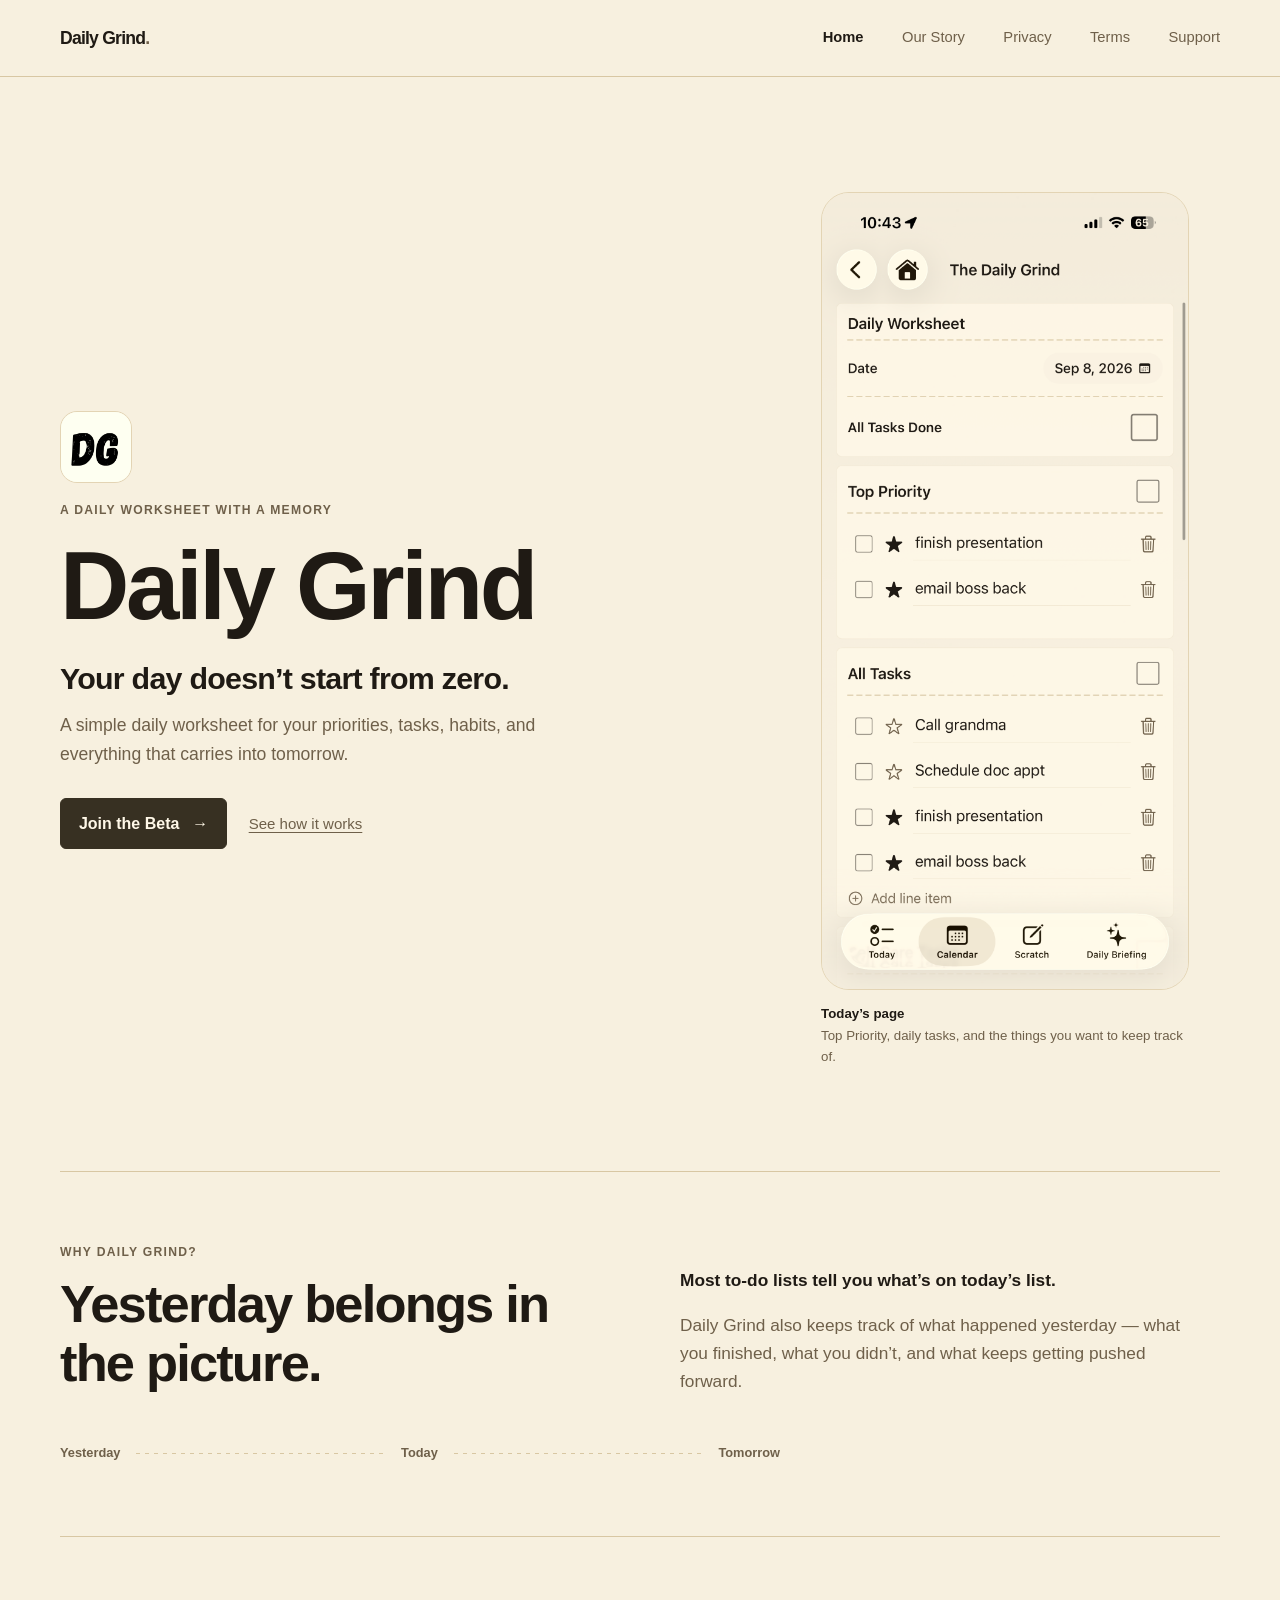
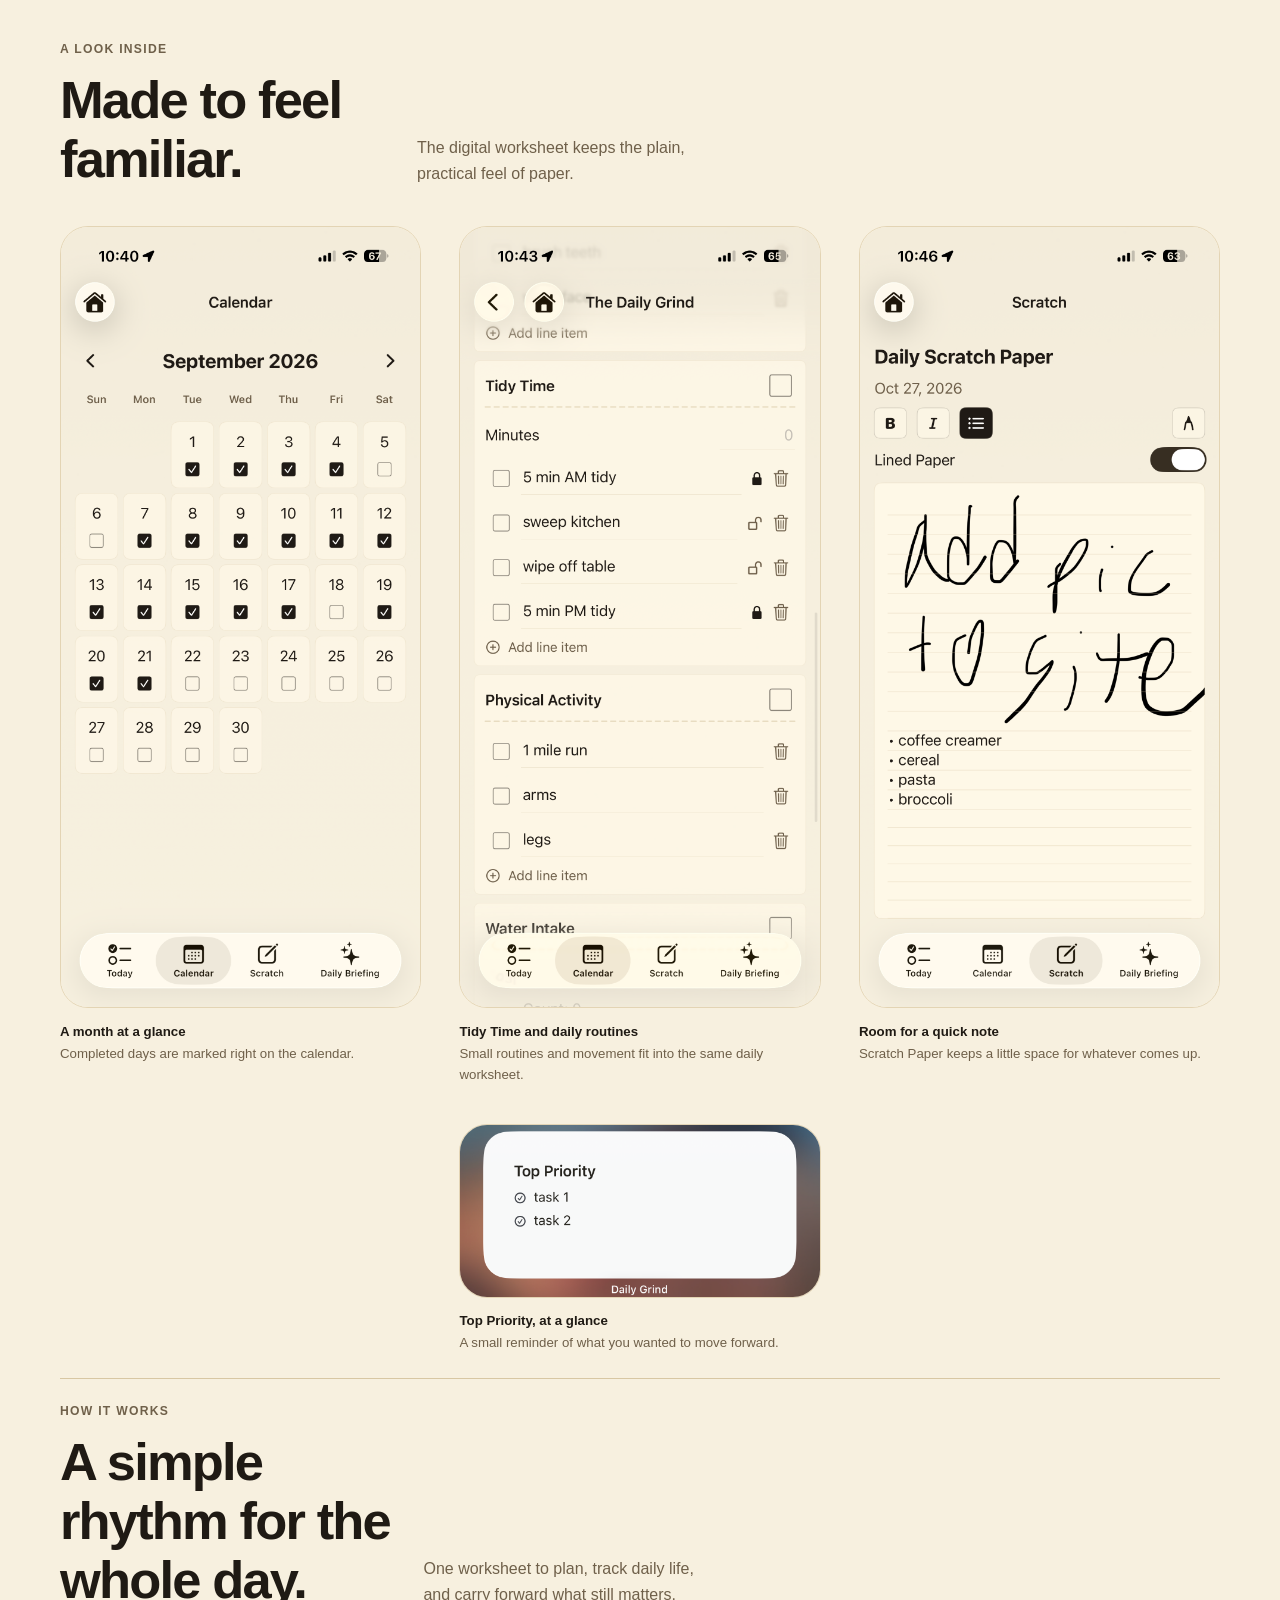
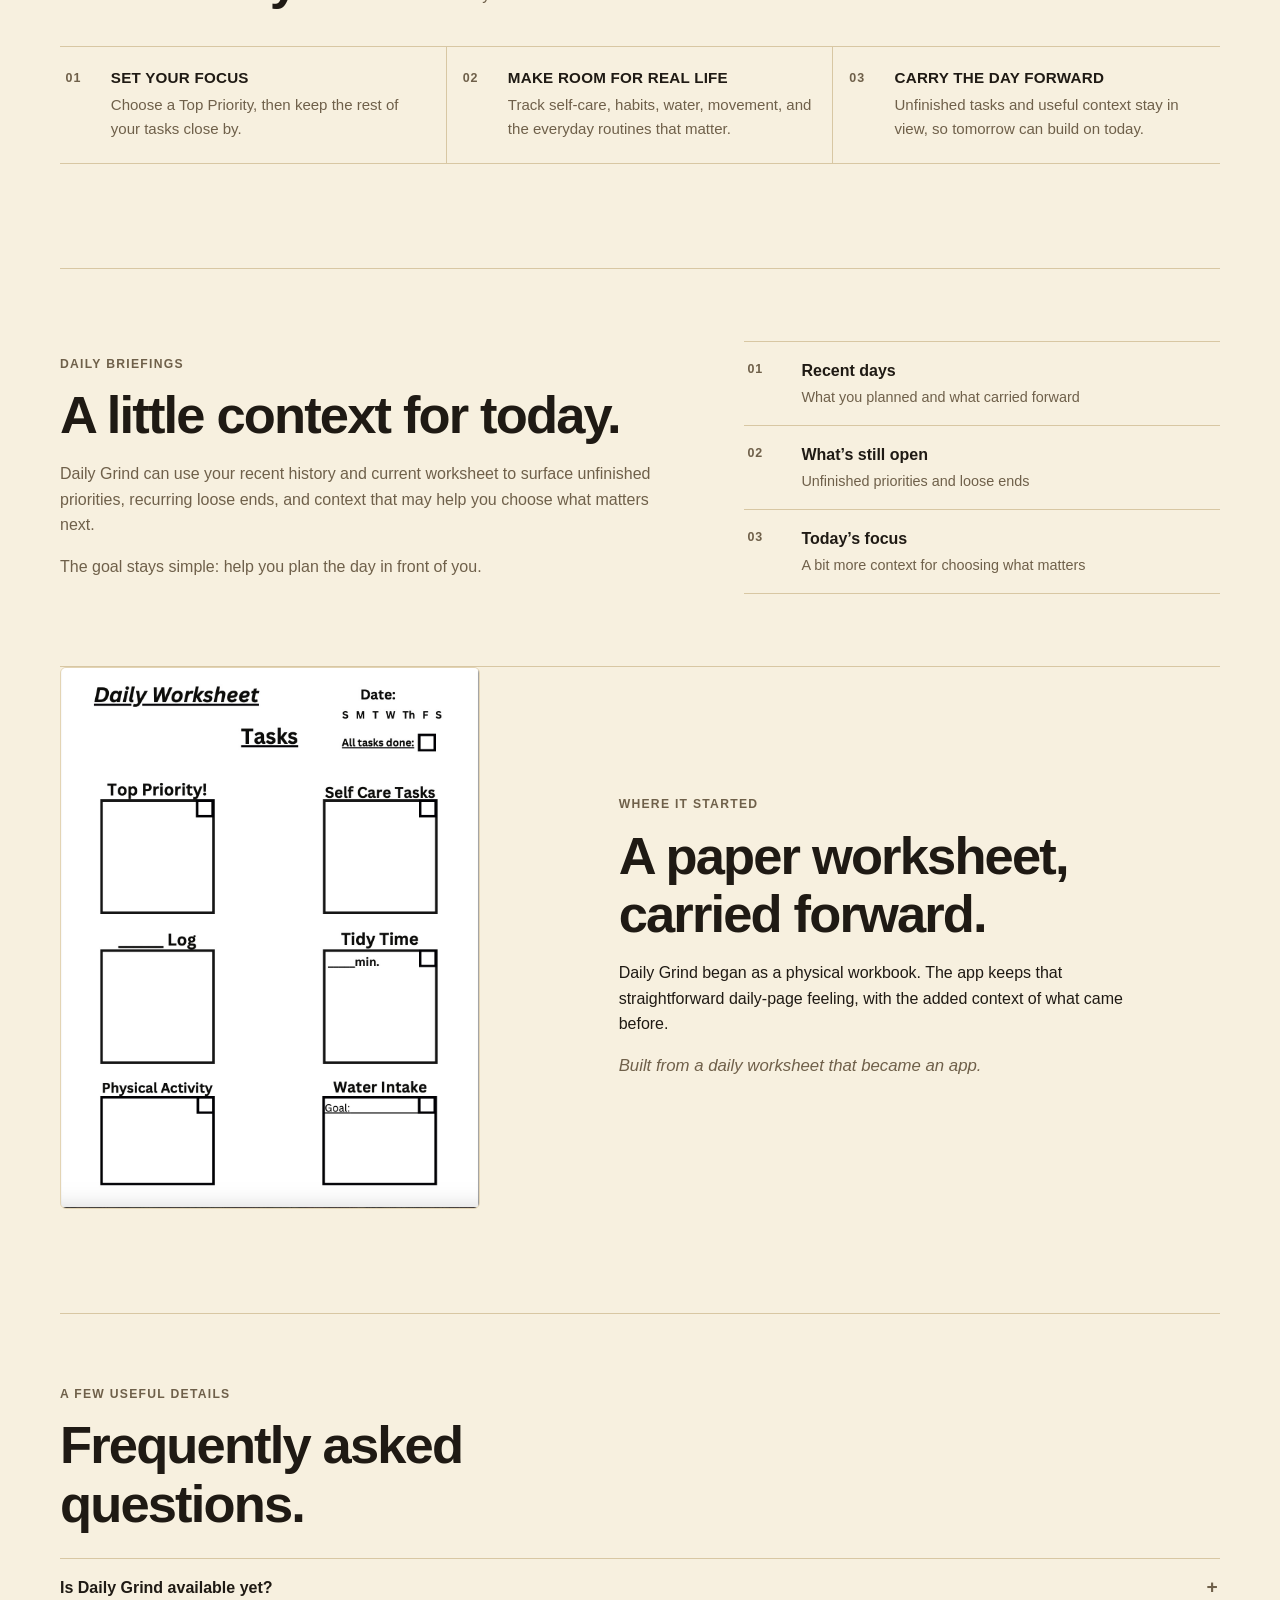
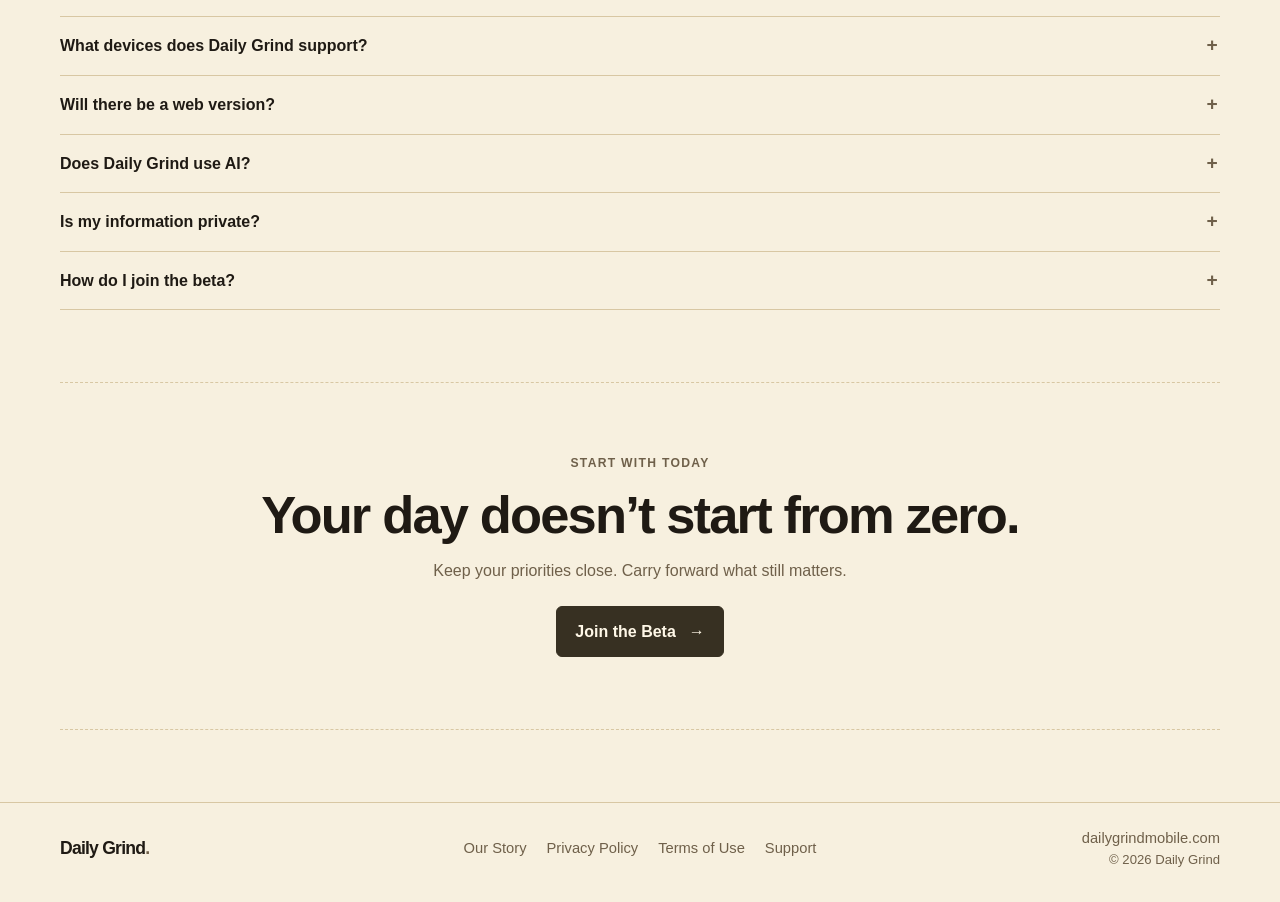
<file: index.html>
<!doctype html>
<html lang="en">
<head>
  <meta charset="utf-8">
  <meta name="viewport" content="width=device-width, initial-scale=1">
  <title>Daily Grind — Your day doesn’t start from zero.</title>
  <meta name="description" content="A simple daily worksheet for priorities, tasks, habits, and everything that carries into tomorrow.">
  <meta name="theme-color" content="#F7F0DF">
  <link rel="canonical" href="https://dailygrindmobile.com/">
  <meta property="og:type" content="website">
  <meta property="og:site_name" content="Daily Grind">
  <meta property="og:title" content="Daily Grind — Your day doesn’t start from zero.">
  <meta property="og:description" content="A simple daily worksheet for priorities, tasks, habits, and everything that carries into tomorrow.">
  <meta property="og:url" content="https://dailygrindmobile.com/">
  <meta property="og:image" content="https://dailygrindmobile.com/assets/IMG_5114.png">
  <meta property="og:image:type" content="image/png">
  <meta property="og:image:width" content="1206">
  <meta property="og:image:height" content="2622">
  <meta property="og:image:alt" content="Daily Grind Today worksheet showing the Top Priority section, tasks, and Today, Calendar, Scratch, and Daily Briefing navigation">
  <meta name="twitter:card" content="summary_large_image">
  <meta name="twitter:image" content="https://dailygrindmobile.com/assets/IMG_5114.png">
  <meta name="twitter:image:alt" content="Daily Grind Today worksheet showing the Top Priority section, tasks, and Today, Calendar, Scratch, and Daily Briefing navigation">
  <link rel="icon" type="image/png" sizes="1024x1024" href="assets/daily-grind-app-icon.png">
  <link rel="apple-touch-icon" href="assets/daily-grind-app-icon.png">
  <link rel="stylesheet" href="styles.css">
</head>
<body>
  <a class="skip-link" href="#main">Skip to content</a>
  <header class="site-header">
    <div class="header-inner">
      <a class="wordmark" href="index.html" aria-label="Daily Grind home">Daily Grind<span class="wordmark-period">.</span></a>
      <nav class="desktop-nav" aria-label="Main navigation">
        <a href="index.html" aria-current="page">Home</a>
        <a href="story.html">Our Story</a>
        <a href="privacy.html">Privacy</a>
        <a href="terms.html">Terms</a>
        <a href="support.html">Support</a>
      </nav>
      <details class="mobile-menu">
        <summary aria-label="Open navigation menu">Menu</summary>
        <nav aria-label="Mobile navigation">
          <a href="index.html" aria-current="page">Home</a>
          <a href="story.html">Our Story</a>
          <a href="privacy.html">Privacy Policy</a>
          <a href="terms.html">Terms of Use</a>
          <a href="support.html">Support</a>
        </nav>
      </details>
    </div>
  </header>

  <main id="main">
    <section class="hero section-wrap" aria-labelledby="hero-title">
      <div class="hero-copy">
        <img class="hero-app-icon" src="assets/daily-grind-app-icon.png" alt="" width="72" height="72" fetchpriority="high">
        <p class="eyebrow">A daily worksheet with a memory</p>
        <h1 id="hero-title">Daily Grind</h1>
        <p class="hero-tagline">Your day doesn’t start from zero.</p>
        <p class="hero-description">A simple daily worksheet for your priorities, tasks, habits, and everything that carries into tomorrow.</p>
        <div class="hero-actions">
          <a class="button button-primary" href="mailto:support@dailygrindmobile.com?subject=Daily%20Grind%20Beta%20Request&amp;body=Hi%20Daily%20Grind%20team%2C%0D%0A%0D%0AI%27d%20like%20to%20join%20the%20Daily%20Grind%20beta.%20Please%20send%20me%20the%20next%20steps.%0D%0A%0D%0AThanks%21">Join the Beta <span aria-hidden="true">→</span></a>
          <a class="text-link" href="#why">See how it works</a>
        </div>
      </div>
      <figure class="hero-figure">
        <div class="screenshot-frame">
          <img src="assets/IMG_5114.png" alt="Daily Grind Today worksheet showing the Top Priority section, tasks, and Today, Calendar, Scratch, and Daily Briefing navigation" fetchpriority="high">
        </div>
        <figcaption><span>Today’s page</span><span>Top Priority, daily tasks, and the things you want to keep track of.</span></figcaption>
      </figure>
    </section>

    <section class="why-section section-wrap" id="why" aria-labelledby="why-title">
      <div class="section-heading">
        <p class="eyebrow">Why Daily Grind?</p>
        <h2 id="why-title">Yesterday belongs in the picture.</h2>
      </div>
      <div class="why-copy">
        <p>Most to-do lists tell you what’s on today’s list.</p>
        <p>Daily Grind also keeps track of what happened yesterday — what you finished, what you didn’t, and what keeps getting pushed forward.</p>
      </div>
      <div class="continuity-line" aria-hidden="true"><span>Yesterday</span><i></i><span>Today</span><i></i><span>Tomorrow</span></div>
    </section>

    <section class="screens-section section-wrap" aria-labelledby="screens-title">
      <div class="section-heading section-heading-row">
        <div><p class="eyebrow">A look inside</p><h2 id="screens-title">Made to feel familiar.</h2></div>
        <p class="section-intro">The digital worksheet keeps the plain, practical feel of paper.</p>
      </div>
      <div class="screenshot-gallery">
        <figure class="gallery-item">
          <div class="screenshot-frame"><img src="assets/daily-grind-calendar.png" alt="Daily Grind September 2026 calendar with completed days marked by check marks" loading="lazy"></div>
          <figcaption><span>A month at a glance</span><span>Completed days are marked right on the calendar.</span></figcaption>
        </figure>
        <figure class="gallery-item">
          <div class="screenshot-frame"><img src="assets/daily-grind-tidy-time.png" alt="Daily Grind worksheet showing Tidy Time and Physical Activity sections with daily routine items" loading="lazy"></div>
          <figcaption><span>Tidy Time and daily routines</span><span>Small routines and movement fit into the same daily worksheet.</span></figcaption>
        </figure>
        <figure class="gallery-item">
          <div class="screenshot-frame"><img src="assets/daily-grind-scratch-paper.png" alt="Daily Grind Scratch Paper screen for writing quick notes" loading="lazy"></div>
          <figcaption><span>Room for a quick note</span><span>Scratch Paper keeps a little space for whatever comes up.</span></figcaption>
        </figure>
        <figure class="gallery-item gallery-item-widget">
          <div class="screenshot-frame"><img src="assets/daily-grind-priority-widget.png" alt="Daily Grind Top Priority widget with two checked tasks" loading="lazy"></div>
          <figcaption><span>Top Priority, at a glance</span><span>A small reminder of what you wanted to move forward.</span></figcaption>
        </figure>
      </div>
    </section>

    <section class="how-section section-wrap" aria-labelledby="how-title">
      <div class="section-heading section-heading-row">
        <div><p class="eyebrow">How it works</p><h2 id="how-title">A simple rhythm for the whole day.</h2></div>
        <p class="section-intro">One worksheet to plan, track daily life, and carry forward what still matters.</p>
      </div>
      <ol class="how-steps">
        <li><span class="how-number">01</span><div><h3>Set your focus</h3><p>Choose a Top Priority, then keep the rest of your tasks close by.</p></div></li>
        <li><span class="how-number">02</span><div><h3>Make room for real life</h3><p>Track self-care, habits, water, movement, and the everyday routines that matter.</p></div></li>
        <li><span class="how-number">03</span><div><h3>Carry the day forward</h3><p>Unfinished tasks and useful context stay in view, so tomorrow can build on today.</p></div></li>
      </ol>
    </section>

    <section class="briefing-section section-wrap" aria-labelledby="briefing-title">
      <div class="briefing-copy">
        <p class="eyebrow">Daily Briefings</p>
        <h2 id="briefing-title">A little context for today.</h2>
        <p>Daily Grind can use your recent history and current worksheet to surface unfinished priorities, recurring loose ends, and context that may help you choose what matters next.</p>
        <p>The goal stays simple: help you plan the day in front of you.</p>
      </div>
      <ol class="briefing-flow" aria-label="How Daily Briefing helps">
        <li><span class="briefing-index">01</span><span><strong>Recent days</strong><small>What you planned and what carried forward</small></span></li>
        <li><span class="briefing-index">02</span><span><strong>What’s still open</strong><small>Unfinished priorities and loose ends</small></span></li>
        <li><span class="briefing-index">03</span><span><strong>Today’s focus</strong><small>A bit more context for choosing what matters</small></span></li>
      </ol>
    </section>

    <section class="workbook-section section-wrap" aria-labelledby="workbook-title">
      <figure class="workbook-image">
        <div class="paper-frame"><img src="assets/original-workbook-worksheet.jpeg" alt="Original Daily Grind physical workbook worksheet, with spaces for tasks, self-care, tidy time, activity, and water" loading="lazy"></div>
      </figure>
      <div class="workbook-copy">
        <p class="eyebrow">Where it started</p>
        <h2 id="workbook-title">A paper worksheet, carried forward.</h2>
        <p>Daily Grind began as a physical workbook. The app keeps that straightforward daily-page feeling, with the added context of what came before.</p>
        <p class="origin-line">Built from a daily worksheet that became an app.</p>
      </div>
    </section>

    <section class="faq-section section-wrap" aria-labelledby="faq-title">
      <div class="section-heading section-heading-row">
        <div><p class="eyebrow">A few useful details</p><h2 id="faq-title">Frequently asked questions.</h2></div>
      </div>
      <div class="faq-list">
        <details><summary>Is Daily Grind available yet?</summary><p>Daily Grind is currently in beta. Public availability is coming later.</p></details>
        <details><summary>What devices does Daily Grind support?</summary><p>Daily Grind is currently being developed primarily for iPhone.</p></details>
        <details><summary>Will there be a web version?</summary><p>A companion web experience for Daily Grind is planned.</p></details>
        <details><summary>Does Daily Grind use AI?</summary><p>Daily Grind can use intelligent features to understand daily context and history. The product is designed first and foremost as a simple daily planning tool.</p></details>
        <details><summary>Is my information private?</summary><p>Daily Grind is designed with privacy in mind. See the <a href="privacy.html">Privacy Policy</a> for details.</p></details>
        <details><summary>How do I join the beta?</summary><p>Use the <a href="#beta-cta">Join the Beta</a> button below to send us a note.</p></details>
      </div>
    </section>

    <section class="closing-cta section-wrap" id="beta-cta" aria-labelledby="closing-title">
      <p class="eyebrow">Start with today</p>
      <h2 id="closing-title">Your day doesn’t start from zero.</h2>
      <p>Keep your priorities close. Carry forward what still matters.</p>
      <a class="button button-primary" href="mailto:support@dailygrindmobile.com?subject=Daily%20Grind%20Beta%20Request&amp;body=Hi%20Daily%20Grind%20team%2C%0D%0A%0D%0AI%27d%20like%20to%20join%20the%20Daily%20Grind%20beta.%20Please%20send%20me%20the%20next%20steps.%0D%0A%0D%0AThanks%21">Join the Beta <span aria-hidden="true">→</span></a>
      <!-- Add a real App Store listing URL and remove hidden when the listing is live. -->
      <a class="button app-store-cta" data-app-store-cta hidden>Download on the App Store</a>
    </section>
  </main>

  <footer class="site-footer">
    <div class="footer-inner">
      <a class="wordmark" href="index.html">Daily Grind<span class="wordmark-period">.</span></a>
      <nav aria-label="Footer navigation"><a href="story.html">Our Story</a><a href="privacy.html">Privacy Policy</a><a href="terms.html">Terms of Use</a><a href="support.html">Support</a></nav>
      <!-- Add real profile URLs and remove hidden when social accounts are ready. -->
      <nav class="social-links" aria-label="Social media" hidden><a>Instagram</a><a>TikTok</a><a>YouTube</a></nav>
      <div class="footer-meta"><a href="https://dailygrindmobile.com">dailygrindmobile.com</a><span>© <span id="year">2026</span> Daily Grind</span></div>
    </div>
  </footer>
</body>
</html>
</file>
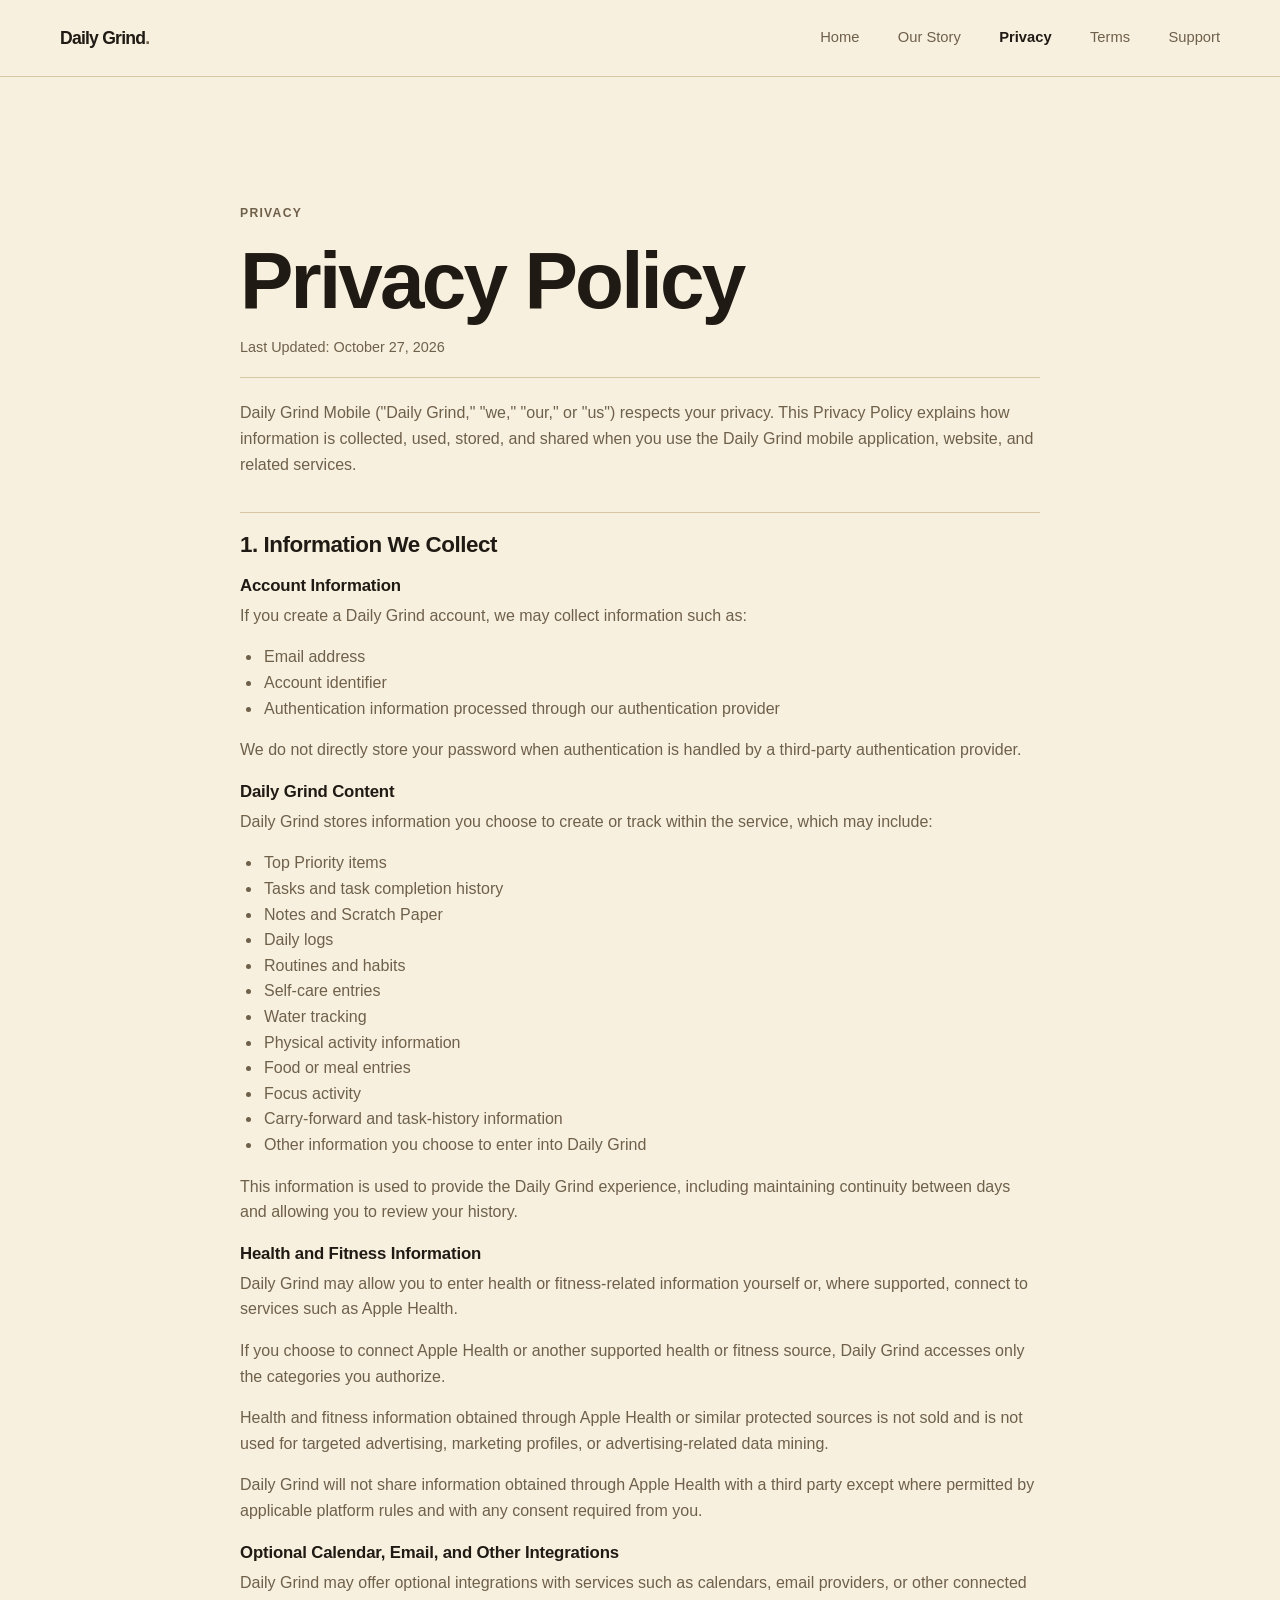
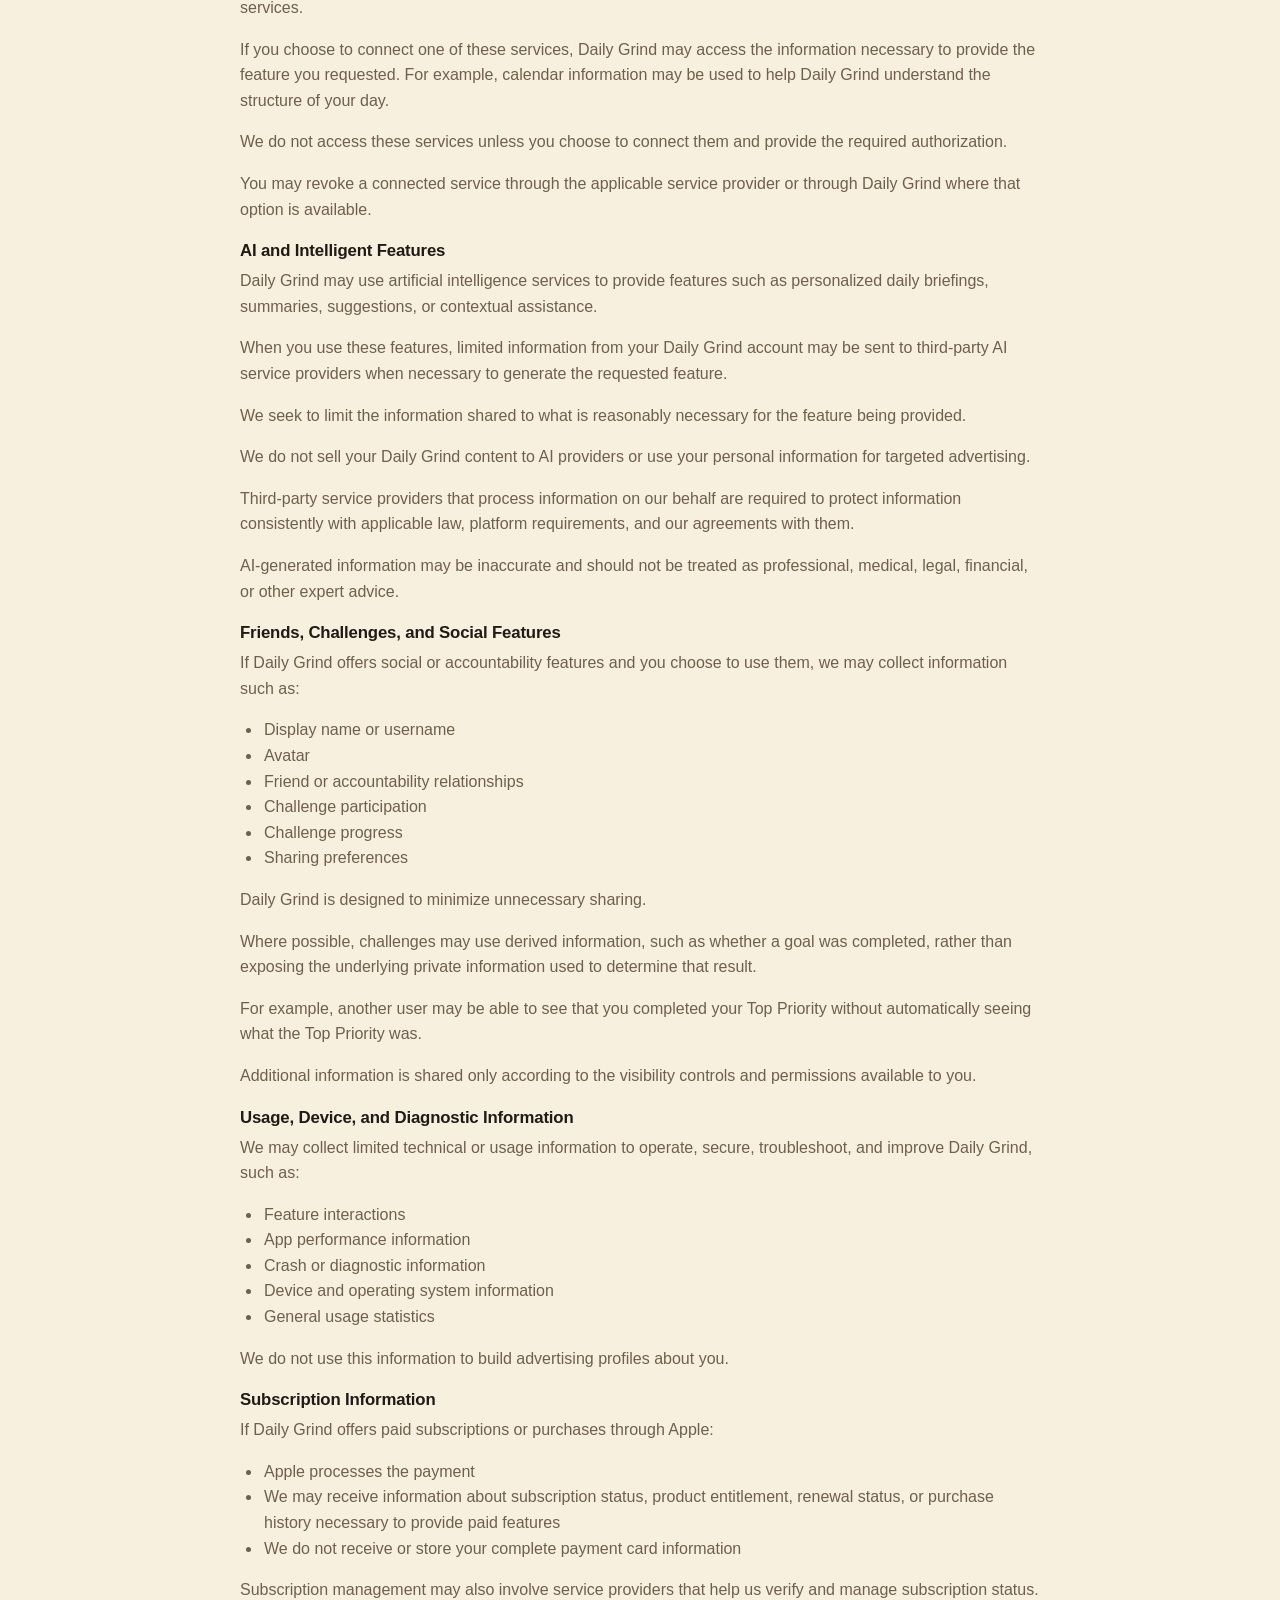
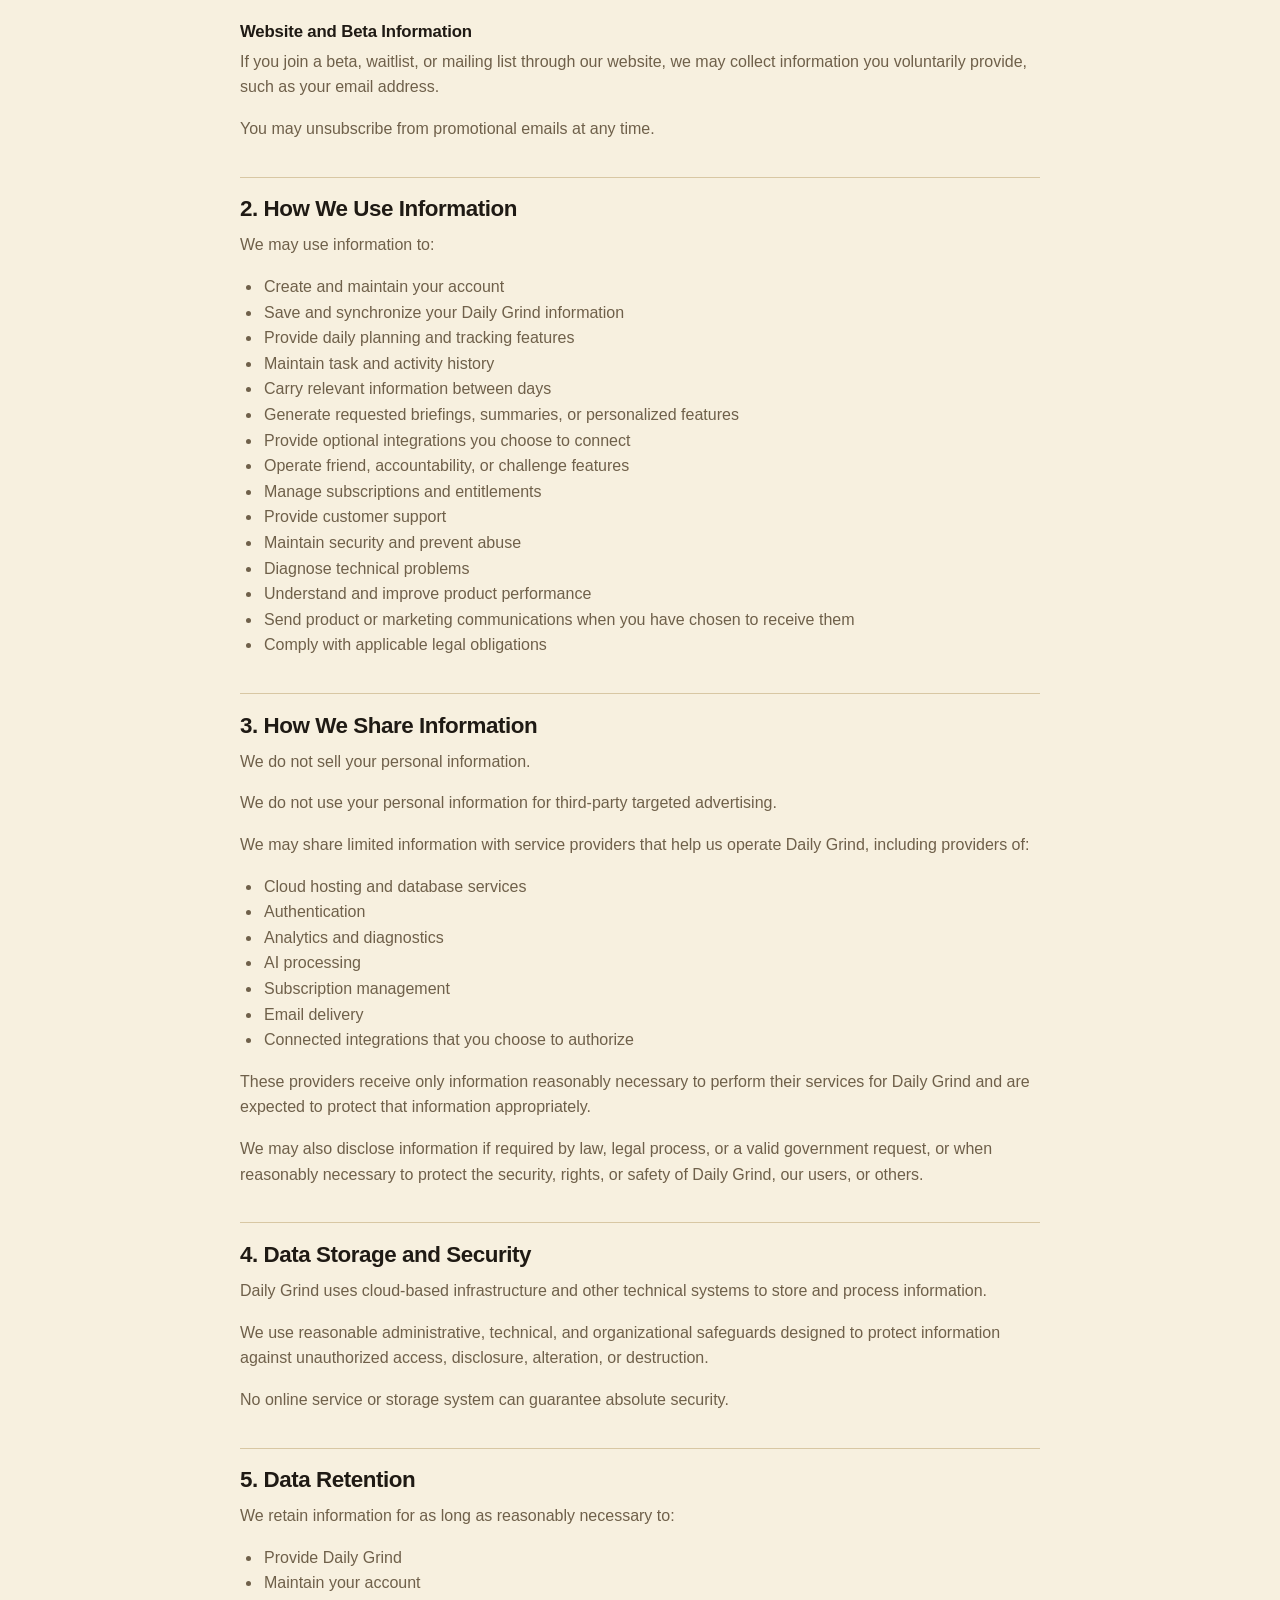
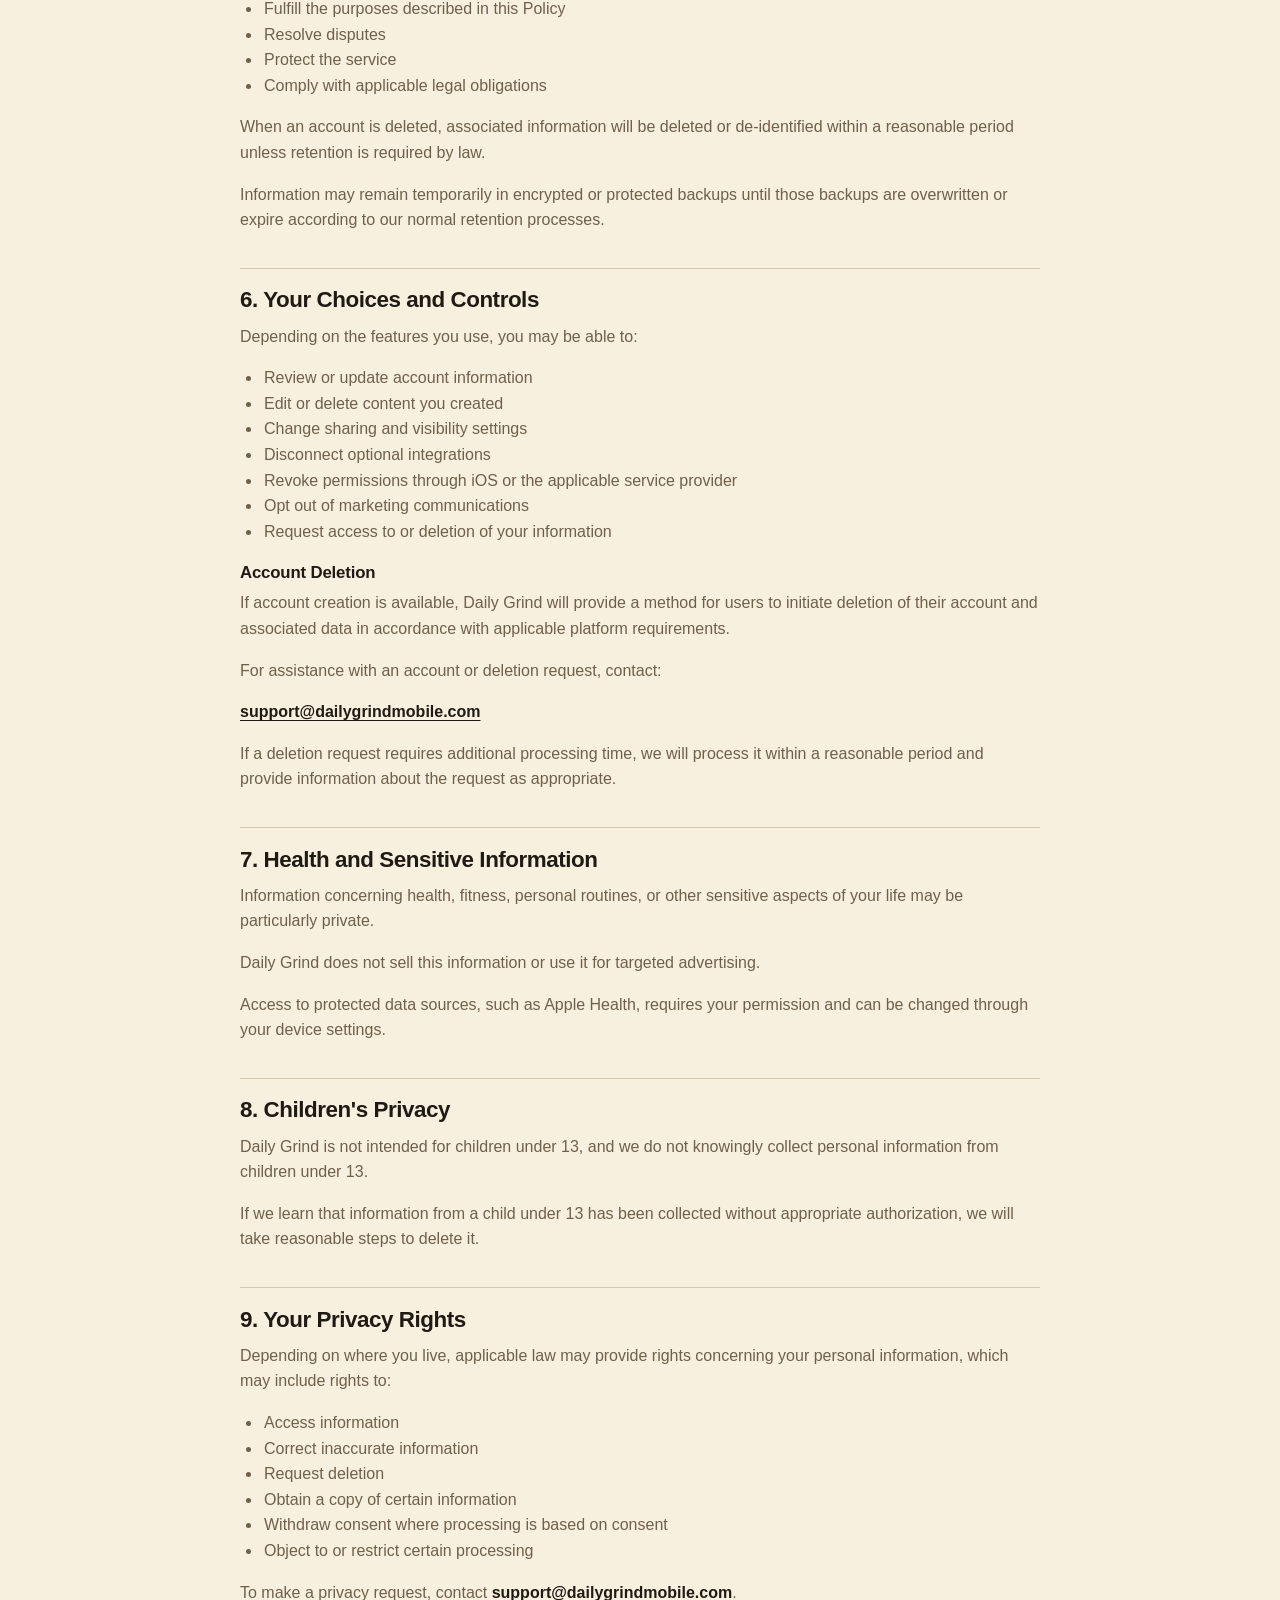
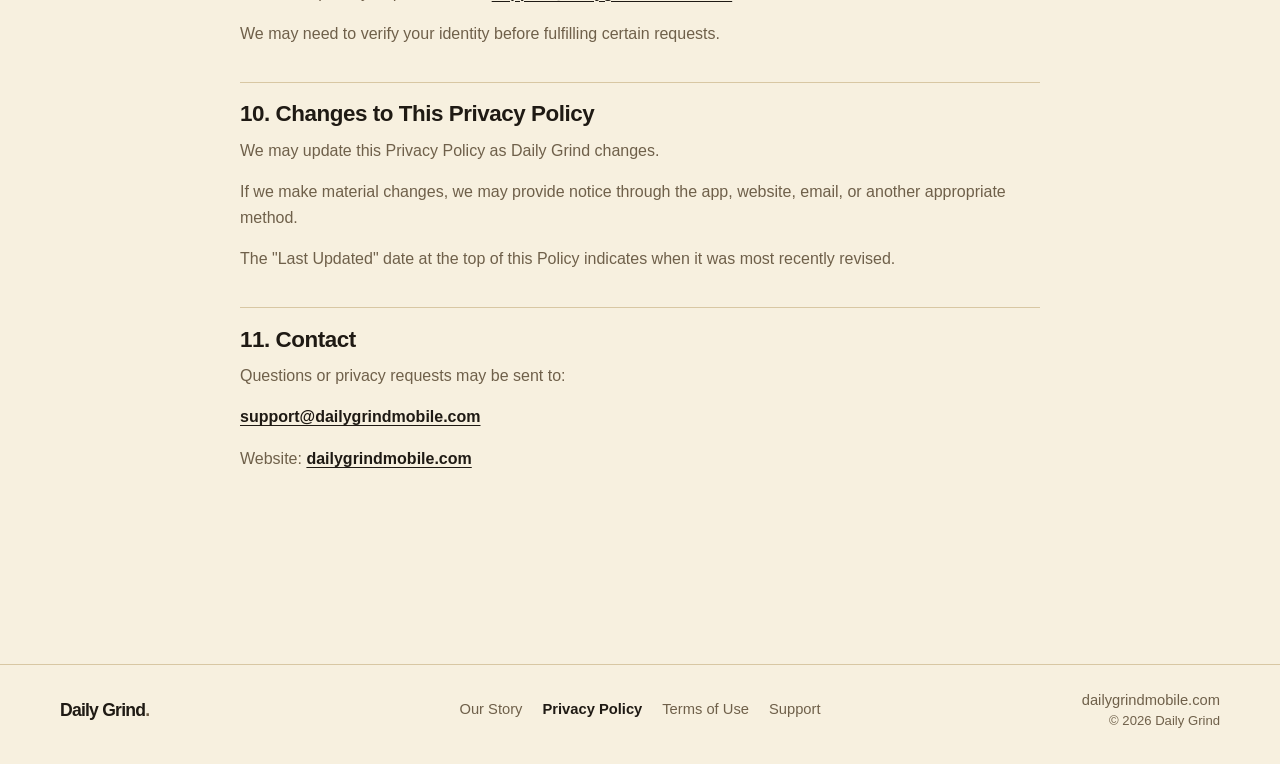
<file: privacy.html>
<!doctype html>
<html lang="en"><head>
  <meta charset="utf-8"><meta name="viewport" content="width=device-width, initial-scale=1">
  <title>Privacy Policy — Daily Grind</title><meta name="description" content="Daily Grind Mobile Privacy Policy, including information about account data, daily content, integrations, AI features, and privacy choices."><meta name="theme-color" content="#F7F0DF">
  <link rel="canonical" href="https://dailygrindmobile.com/privacy.html">
  <meta property="og:type" content="website"><meta property="og:site_name" content="Daily Grind"><meta property="og:title" content="Privacy Policy — Daily Grind"><meta property="og:description" content="Daily Grind Mobile Privacy Policy, including information about account data, daily content, integrations, AI features, and privacy choices."><meta property="og:url" content="https://dailygrindmobile.com/privacy.html"><meta property="og:image" content="https://dailygrindmobile.com/assets/daily-grind-worksheet.png"><meta name="twitter:card" content="summary_large_image">
  <link rel="icon" type="image/png" sizes="1024x1024" href="assets/daily-grind-app-icon.png"><link rel="apple-touch-icon" href="assets/daily-grind-app-icon.png"><link rel="stylesheet" href="styles.css">
</head><body>
  <a class="skip-link" href="#main">Skip to content</a>
  <header class="site-header"><div class="header-inner">
    <a class="wordmark" href="index.html" aria-label="Daily Grind home">Daily Grind<span class="wordmark-period">.</span></a>
    <nav class="desktop-nav" aria-label="Main navigation"><a href="index.html">Home</a><a href="story.html">Our Story</a><a href="privacy.html" aria-current="page">Privacy</a><a href="terms.html">Terms</a><a href="support.html">Support</a></nav>
    <details class="mobile-menu"><summary aria-label="Open navigation menu">Menu</summary><nav aria-label="Mobile navigation"><a href="index.html">Home</a><a href="story.html">Our Story</a><a href="privacy.html" aria-current="page">Privacy Policy</a><a href="terms.html">Terms of Use</a><a href="support.html">Support</a></nav></details>
  </div></header>
  <main id="main" class="legal-main section-wrap"><div class="legal-header">
    <p class="eyebrow">PRIVACY</p><h1>Privacy Policy</h1><p class="legal-updated">Last Updated: October 27, 2026</p>
  </div><article class="legal-copy" aria-label="Privacy Policy">
        <p>Daily Grind Mobile ("Daily Grind," "we," "our," or "us") respects your privacy. This Privacy Policy explains how information is collected, used, stored, and shared when you use the Daily Grind mobile application, website, and related services.</p>
        <h2>1. Information We Collect</h2>
        <h3>Account Information</h3>
        <p>If you create a Daily Grind account, we may collect information such as:</p>
        <ul>
        <li>Email address</li>
        <li>Account identifier</li>
        <li>Authentication information processed through our authentication provider</li>
        </ul>
        <p>We do not directly store your password when authentication is handled by a third-party authentication provider.</p>
        <h3>Daily Grind Content</h3>
        <p>Daily Grind stores information you choose to create or track within the service, which may include:</p>
        <ul>
        <li>Top Priority items</li>
        <li>Tasks and task completion history</li>
        <li>Notes and Scratch Paper</li>
        <li>Daily logs</li>
        <li>Routines and habits</li>
        <li>Self-care entries</li>
        <li>Water tracking</li>
        <li>Physical activity information</li>
        <li>Food or meal entries</li>
        <li>Focus activity</li>
        <li>Carry-forward and task-history information</li>
        <li>Other information you choose to enter into Daily Grind</li>
        </ul>
        <p>This information is used to provide the Daily Grind experience, including maintaining continuity between days and allowing you to review your history.</p>
        <h3>Health and Fitness Information</h3>
        <p>Daily Grind may allow you to enter health or fitness-related information yourself or, where supported, connect to services such as Apple Health.</p>
        <p>If you choose to connect Apple Health or another supported health or fitness source, Daily Grind accesses only the categories you authorize.</p>
        <p>Health and fitness information obtained through Apple Health or similar protected sources is not sold and is not used for targeted advertising, marketing profiles, or advertising-related data mining.</p>
        <p>Daily Grind will not share information obtained through Apple Health with a third party except where permitted by applicable platform rules and with any consent required from you.</p>
        <h3>Optional Calendar, Email, and Other Integrations</h3>
        <p>Daily Grind may offer optional integrations with services such as calendars, email providers, or other connected services.</p>
        <p>If you choose to connect one of these services, Daily Grind may access the information necessary to provide the feature you requested. For example, calendar information may be used to help Daily Grind understand the structure of your day.</p>
        <p>We do not access these services unless you choose to connect them and provide the required authorization.</p>
        <p>You may revoke a connected service through the applicable service provider or through Daily Grind where that option is available.</p>
        <h3>AI and Intelligent Features</h3>
        <p>Daily Grind may use artificial intelligence services to provide features such as personalized daily briefings, summaries, suggestions, or contextual assistance.</p>
        <p>When you use these features, limited information from your Daily Grind account may be sent to third-party AI service providers when necessary to generate the requested feature.</p>
        <p>We seek to limit the information shared to what is reasonably necessary for the feature being provided.</p>
        <p>We do not sell your Daily Grind content to AI providers or use your personal information for targeted advertising.</p>
        <p>Third-party service providers that process information on our behalf are required to protect information consistently with applicable law, platform requirements, and our agreements with them.</p>
        <p>AI-generated information may be inaccurate and should not be treated as professional, medical, legal, financial, or other expert advice.</p>
        <h3>Friends, Challenges, and Social Features</h3>
        <p>If Daily Grind offers social or accountability features and you choose to use them, we may collect information such as:</p>
        <ul>
        <li>Display name or username</li>
        <li>Avatar</li>
        <li>Friend or accountability relationships</li>
        <li>Challenge participation</li>
        <li>Challenge progress</li>
        <li>Sharing preferences</li>
        </ul>
        <p>Daily Grind is designed to minimize unnecessary sharing.</p>
        <p>Where possible, challenges may use derived information, such as whether a goal was completed, rather than exposing the underlying private information used to determine that result.</p>
        <p>For example, another user may be able to see that you completed your Top Priority without automatically seeing what the Top Priority was.</p>
        <p>Additional information is shared only according to the visibility controls and permissions available to you.</p>
        <h3>Usage, Device, and Diagnostic Information</h3>
        <p>We may collect limited technical or usage information to operate, secure, troubleshoot, and improve Daily Grind, such as:</p>
        <ul>
        <li>Feature interactions</li>
        <li>App performance information</li>
        <li>Crash or diagnostic information</li>
        <li>Device and operating system information</li>
        <li>General usage statistics</li>
        </ul>
        <p>We do not use this information to build advertising profiles about you.</p>
        <h3>Subscription Information</h3>
        <p>If Daily Grind offers paid subscriptions or purchases through Apple:</p>
        <ul>
        <li>Apple processes the payment</li>
        <li>We may receive information about subscription status, product entitlement, renewal status, or purchase history necessary to provide paid features</li>
        <li>We do not receive or store your complete payment card information</li>
        </ul>
        <p>Subscription management may also involve service providers that help us verify and manage subscription status.</p>
        <h3>Website and Beta Information</h3>
        <p>If you join a beta, waitlist, or mailing list through our website, we may collect information you voluntarily provide, such as your email address.</p>
        <p>You may unsubscribe from promotional emails at any time.</p>
        <h2>2. How We Use Information</h2>
        <p>We may use information to:</p>
        <ul>
        <li>Create and maintain your account</li>
        <li>Save and synchronize your Daily Grind information</li>
        <li>Provide daily planning and tracking features</li>
        <li>Maintain task and activity history</li>
        <li>Carry relevant information between days</li>
        <li>Generate requested briefings, summaries, or personalized features</li>
        <li>Provide optional integrations you choose to connect</li>
        <li>Operate friend, accountability, or challenge features</li>
        <li>Manage subscriptions and entitlements</li>
        <li>Provide customer support</li>
        <li>Maintain security and prevent abuse</li>
        <li>Diagnose technical problems</li>
        <li>Understand and improve product performance</li>
        <li>Send product or marketing communications when you have chosen to receive them</li>
        <li>Comply with applicable legal obligations</li>
        </ul>
        <h2>3. How We Share Information</h2>
        <p>We do not sell your personal information.</p>
        <p>We do not use your personal information for third-party targeted advertising.</p>
        <p>We may share limited information with service providers that help us operate Daily Grind, including providers of:</p>
        <ul>
        <li>Cloud hosting and database services</li>
        <li>Authentication</li>
        <li>Analytics and diagnostics</li>
        <li>AI processing</li>
        <li>Subscription management</li>
        <li>Email delivery</li>
        <li>Connected integrations that you choose to authorize</li>
        </ul>
        <p>These providers receive only information reasonably necessary to perform their services for Daily Grind and are expected to protect that information appropriately.</p>
        <p>We may also disclose information if required by law, legal process, or a valid government request, or when reasonably necessary to protect the security, rights, or safety of Daily Grind, our users, or others.</p>
        <h2>4. Data Storage and Security</h2>
        <p>Daily Grind uses cloud-based infrastructure and other technical systems to store and process information.</p>
        <p>We use reasonable administrative, technical, and organizational safeguards designed to protect information against unauthorized access, disclosure, alteration, or destruction.</p>
        <p>No online service or storage system can guarantee absolute security.</p>
        <h2>5. Data Retention</h2>
        <p>We retain information for as long as reasonably necessary to:</p>
        <ul>
        <li>Provide Daily Grind</li>
        <li>Maintain your account</li>
        <li>Fulfill the purposes described in this Policy</li>
        <li>Resolve disputes</li>
        <li>Protect the service</li>
        <li>Comply with applicable legal obligations</li>
        </ul>
        <p>When an account is deleted, associated information will be deleted or de-identified within a reasonable period unless retention is required by law.</p>
        <p>Information may remain temporarily in encrypted or protected backups until those backups are overwritten or expire according to our normal retention processes.</p>
        <h2>6. Your Choices and Controls</h2>
        <p>Depending on the features you use, you may be able to:</p>
        <ul>
        <li>Review or update account information</li>
        <li>Edit or delete content you created</li>
        <li>Change sharing and visibility settings</li>
        <li>Disconnect optional integrations</li>
        <li>Revoke permissions through iOS or the applicable service provider</li>
        <li>Opt out of marketing communications</li>
        <li>Request access to or deletion of your information</li>
        </ul>
        <h3>Account Deletion</h3>
        <p>If account creation is available, Daily Grind will provide a method for users to initiate deletion of their account and associated data in accordance with applicable platform requirements.</p>
        <p>For assistance with an account or deletion request, contact:</p>
        <p><strong><a href="mailto:support@dailygrindmobile.com">support@dailygrindmobile.com</a></strong></p>
        <p>If a deletion request requires additional processing time, we will process it within a reasonable period and provide information about the request as appropriate.</p>
        <h2>7. Health and Sensitive Information</h2>
        <p>Information concerning health, fitness, personal routines, or other sensitive aspects of your life may be particularly private.</p>
        <p>Daily Grind does not sell this information or use it for targeted advertising.</p>
        <p>Access to protected data sources, such as Apple Health, requires your permission and can be changed through your device settings.</p>
        <h2>8. Children's Privacy</h2>
        <p>Daily Grind is not intended for children under 13, and we do not knowingly collect personal information from children under 13.</p>
        <p>If we learn that information from a child under 13 has been collected without appropriate authorization, we will take reasonable steps to delete it.</p>
        <h2>9. Your Privacy Rights</h2>
        <p>Depending on where you live, applicable law may provide rights concerning your personal information, which may include rights to:</p>
        <ul>
        <li>Access information</li>
        <li>Correct inaccurate information</li>
        <li>Request deletion</li>
        <li>Obtain a copy of certain information</li>
        <li>Withdraw consent where processing is based on consent</li>
        <li>Object to or restrict certain processing</li>
        </ul>
        <p>To make a privacy request, contact <strong><a href="mailto:support@dailygrindmobile.com">support@dailygrindmobile.com</a></strong>.</p>
        <p>We may need to verify your identity before fulfilling certain requests.</p>
        <h2>10. Changes to This Privacy Policy</h2>
        <p>We may update this Privacy Policy as Daily Grind changes.</p>
        <p>If we make material changes, we may provide notice through the app, website, email, or another appropriate method.</p>
        <p>The "Last Updated" date at the top of this Policy indicates when it was most recently revised.</p>
        <h2>11. Contact</h2>
        <p>Questions or privacy requests may be sent to:</p>
        <p><strong><a href="mailto:support@dailygrindmobile.com">support@dailygrindmobile.com</a></strong></p>
        <p>Website: <strong><a href="https://dailygrindmobile.com">dailygrindmobile.com</a></strong></p>
  </article></main>
  <footer class="site-footer"><div class="footer-inner">
    <a class="wordmark" href="index.html">Daily Grind<span class="wordmark-period">.</span></a>
    <nav aria-label="Footer navigation"><a href="story.html">Our Story</a><a href="privacy.html" aria-current="page">Privacy Policy</a><a href="terms.html">Terms of Use</a><a href="support.html">Support</a></nav>
    <div class="footer-meta"><a href="https://dailygrindmobile.com">dailygrindmobile.com</a><span>© 2026 Daily Grind</span></div>
  </div></footer>
</body></html>
</file>
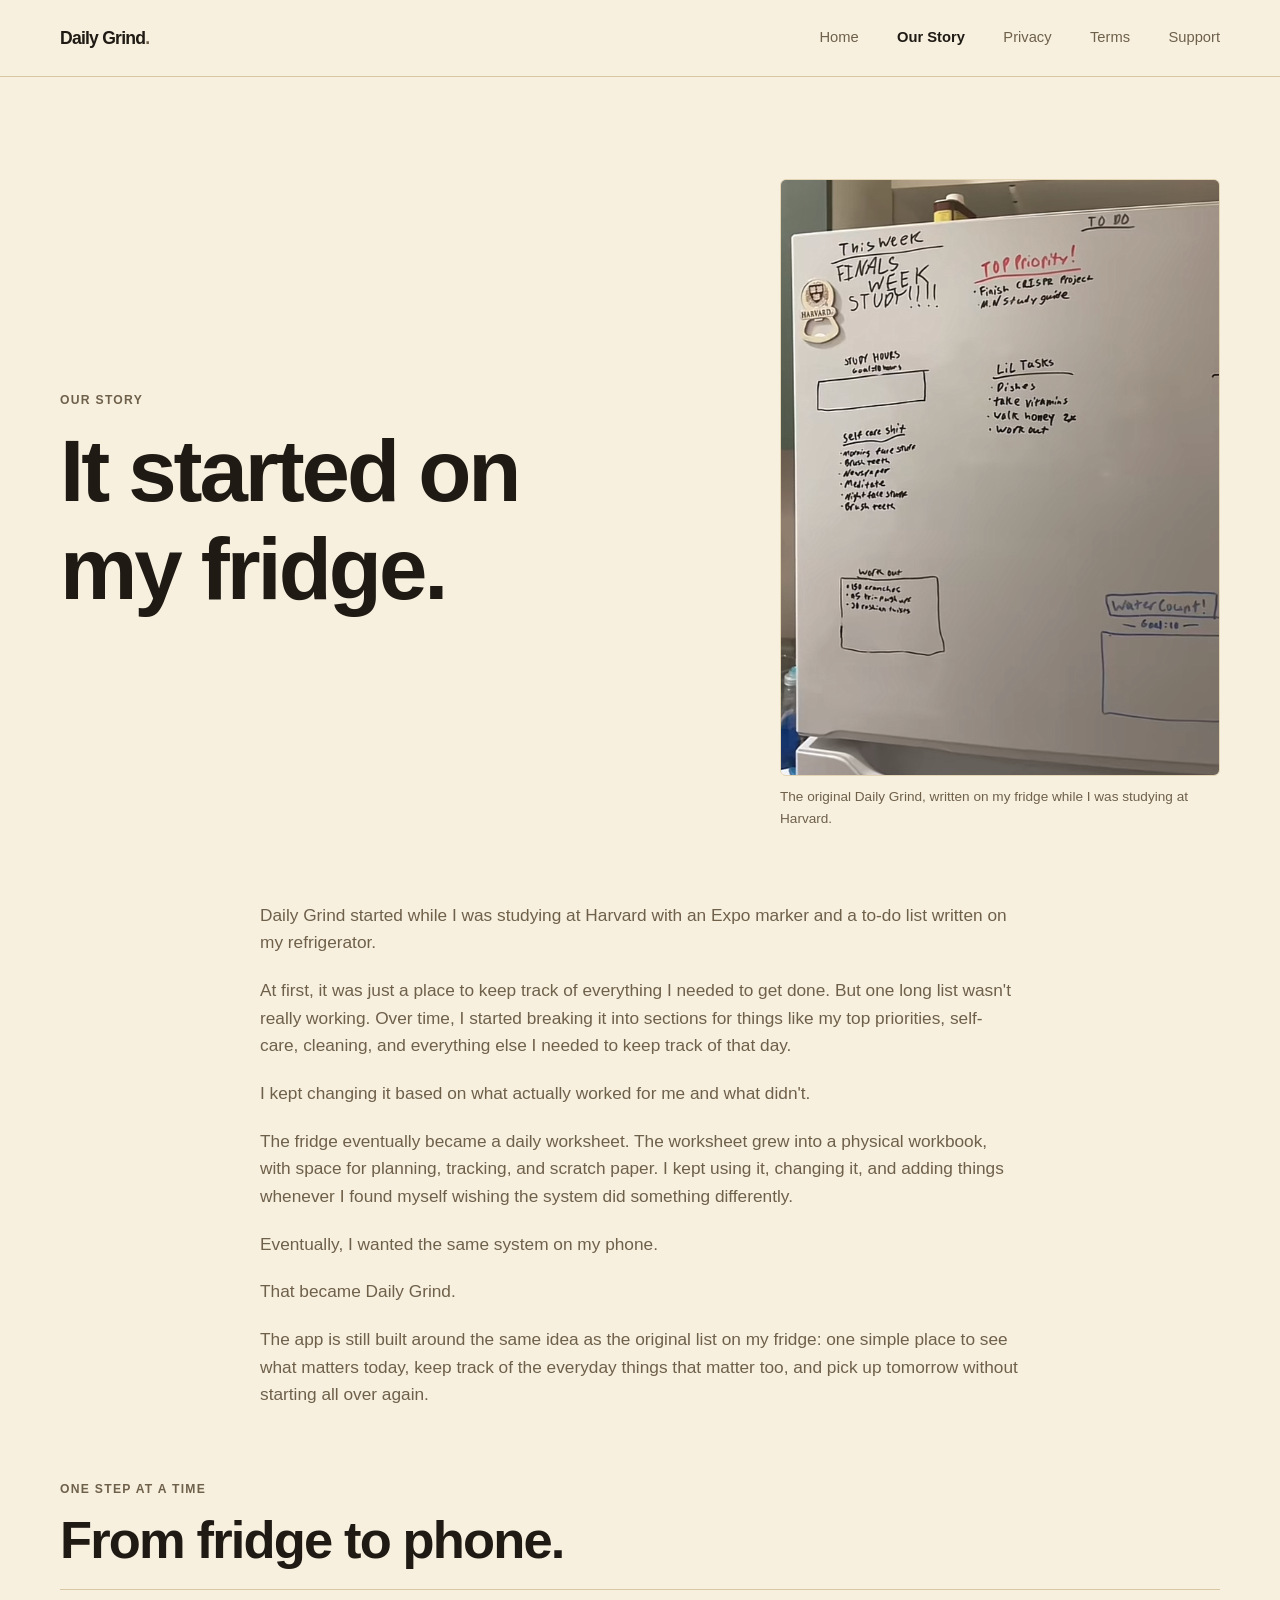
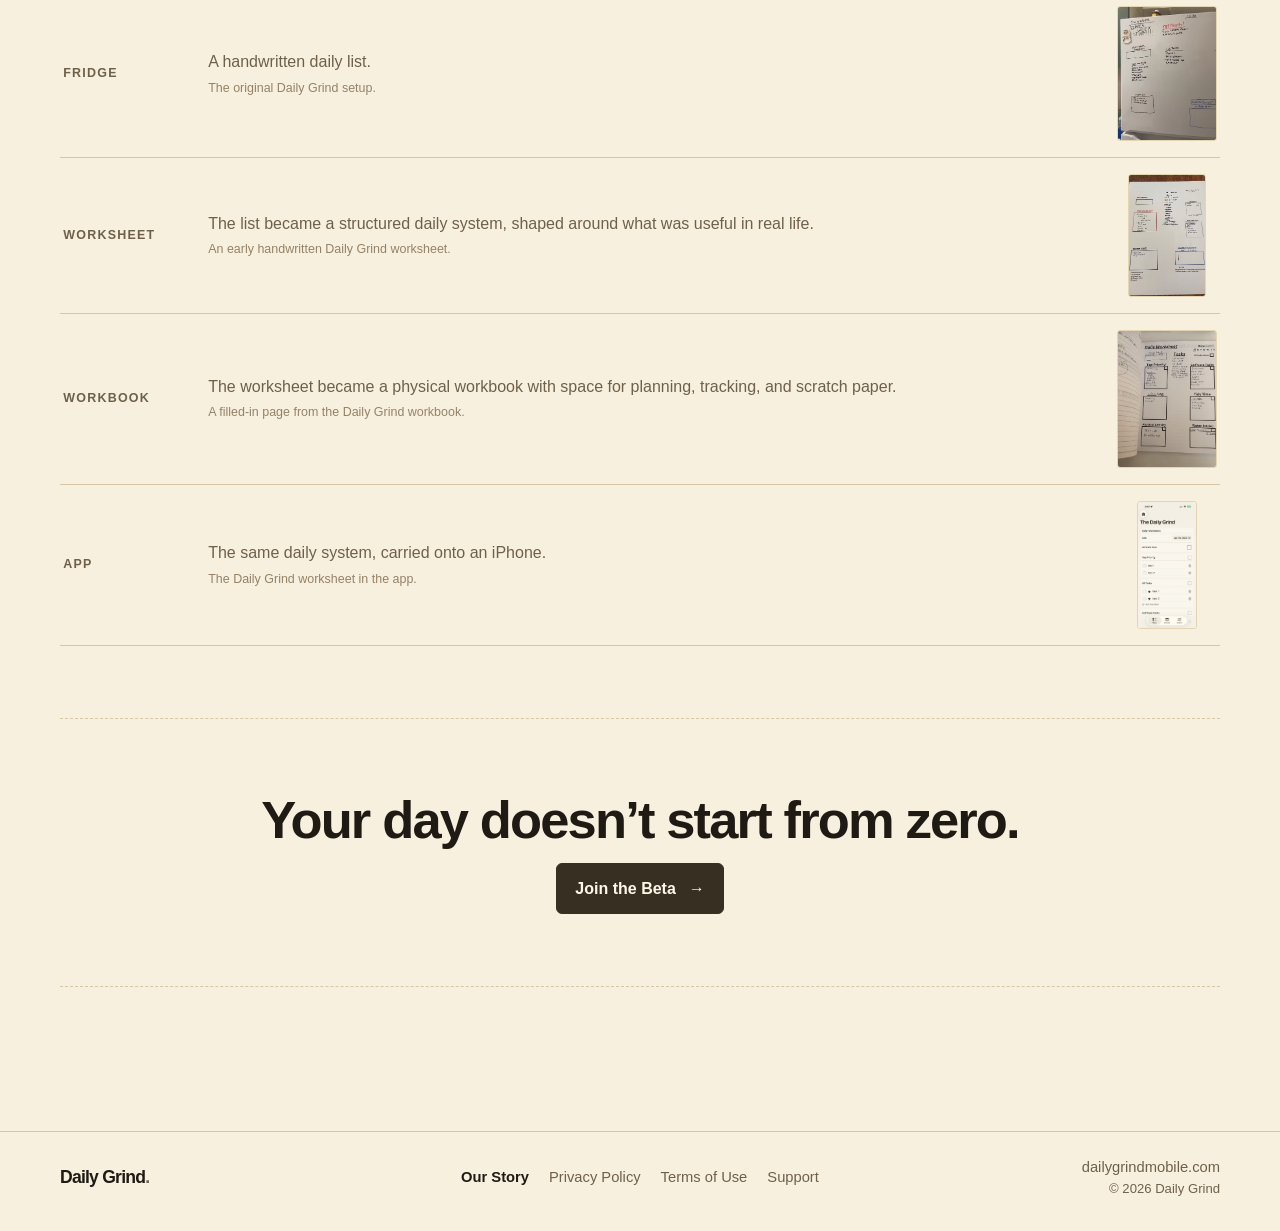
<file: story.html>
<!doctype html>
<html lang="en">
<head>
  <meta charset="utf-8">
  <meta name="viewport" content="width=device-width, initial-scale=1">
  <title>Our Story — Daily Grind</title>
  <meta name="description" content="How a to-do list on a fridge became a daily worksheet, a workbook, and eventually the Daily Grind app.">
  <meta name="theme-color" content="#F7F0DF">
  <link rel="canonical" href="https://dailygrindmobile.com/story.html">
  <meta property="og:type" content="website">
  <meta property="og:site_name" content="Daily Grind">
  <meta property="og:title" content="Our Story — Daily Grind">
  <meta property="og:description" content="How a to-do list on a fridge became a daily worksheet, a workbook, and eventually the Daily Grind app.">
  <meta property="og:url" content="https://dailygrindmobile.com/story.html">
  <meta property="og:image" content="https://dailygrindmobile.com/assets/images/dailygrind-fridge.png">
  <meta property="og:image:alt" content="The original Daily Grind fridge setup, handwritten while studying at Harvard">
  <meta name="twitter:card" content="summary_large_image">
  <link rel="icon" type="image/png" sizes="1024x1024" href="assets/daily-grind-app-icon.png">
  <link rel="apple-touch-icon" href="assets/daily-grind-app-icon.png">
  <link rel="stylesheet" href="styles.css">
</head>
<body>
  <a class="skip-link" href="#main">Skip to content</a>
  <header class="site-header">
    <div class="header-inner">
      <a class="wordmark" href="index.html" aria-label="Daily Grind home">Daily Grind<span class="wordmark-period">.</span></a>
      <nav class="desktop-nav" aria-label="Main navigation">
        <a href="index.html">Home</a>
        <a href="story.html" aria-current="page">Our Story</a>
        <a href="privacy.html">Privacy</a>
        <a href="terms.html">Terms</a>
        <a href="support.html">Support</a>
      </nav>
      <details class="mobile-menu">
        <summary aria-label="Open navigation menu">Menu</summary>
        <nav aria-label="Mobile navigation">
          <a href="index.html">Home</a>
          <a href="story.html" aria-current="page">Our Story</a>
          <a href="privacy.html">Privacy Policy</a>
          <a href="terms.html">Terms of Use</a>
          <a href="support.html">Support</a>
        </nav>
      </details>
    </div>
  </header>

  <main id="main" class="story-main">
    <section class="story-intro section-wrap" aria-labelledby="story-title">
      <div class="story-title">
        <p class="eyebrow">Our Story</p>
        <h1 id="story-title">It started on my fridge.</h1>
      </div>
      <figure class="story-origin-figure">
        <img src="assets/images/dailygrind-fridge.png" alt="The original Daily Grind fridge setup: a handwritten weekly to-do list with sections for top priority, self-care, small tasks, studying, exercise, and water." width="1206" height="1637" fetchpriority="high">
        <figcaption>The original Daily Grind, written on my fridge while I was studying at Harvard.</figcaption>
      </figure>
    </section>

    <article class="story-copy section-wrap" aria-label="The Daily Grind story">
      <p>Daily Grind started while I was studying at Harvard with an Expo marker and a to-do list written on my refrigerator.</p>

      <p>At first, it was just a place to keep track of everything I needed to get done. But one long list wasn't really working. Over time, I started breaking it into sections for things like my top priorities, self-care, cleaning, and everything else I needed to keep track of that day.</p>

      <p>I kept changing it based on what actually worked for me and what didn't.</p>

      <p>The fridge eventually became a daily worksheet. The worksheet grew into a physical workbook, with space for planning, tracking, and scratch paper. I kept using it, changing it, and adding things whenever I found myself wishing the system did something differently.</p>

      <p>Eventually, I wanted the same system on my phone.</p>

      <p>That became Daily Grind.</p>

      <p>The app is still built around the same idea as the original list on my fridge: one simple place to see what matters today, keep track of the everyday things that matter too, and pick up tomorrow without starting all over again.</p>
    </article>

    <section class="story-progression section-wrap" aria-labelledby="progression-title">
      <div class="story-progression-heading">
        <p class="eyebrow">One step at a time</p>
        <h2 id="progression-title">From fridge to phone.</h2>
      </div>
      <ol class="story-timeline">
        <li class="story-step">
          <span class="story-stage">Fridge</span>
          <div class="story-step-copy"><p>A handwritten daily list.</p><span class="story-image-caption">The original Daily Grind setup.</span></div>
          <img class="story-step-image story-fridge-image" src="assets/images/dailygrind-fridge.png" alt="The original Daily Grind list written on a refrigerator while its creator was studying at Harvard" loading="lazy">
        </li>
        <li class="story-step">
          <span class="story-stage">Worksheet</span>
          <div class="story-step-copy"><p>The list became a structured daily system, shaped around what was useful in real life.</p><span class="story-image-caption">An early handwritten Daily Grind worksheet.</span></div>
          <img class="story-step-image story-worksheet-image" src="assets/images/better-worksheet.jpeg" alt="An early handwritten Daily Grind worksheet dated July 26, 2023, with study hours, Top Priority, small tasks, self-care, exercise, and water sections" loading="lazy">
        </li>
        <li class="story-step">
          <span class="story-stage">Workbook</span>
          <div class="story-step-copy"><p>The worksheet became a physical workbook with space for planning, tracking, and scratch paper.</p><span class="story-image-caption">A filled-in page from the Daily Grind workbook.</span></div>
          <img class="story-step-image story-workbook-image" src="assets/images/dailygrind-workbook.png" alt="A filled-in Daily Grind workbook page dated May 5, 2024, with Top Priority, Tasks, Self Care Tasks, Tidy Time, Physical Activity, and Water Intake" loading="lazy">
        </li>
        <li class="story-step">
          <span class="story-stage">App</span>
          <div class="story-step-copy"><p>The same daily system, carried onto an iPhone.</p><span class="story-image-caption">The Daily Grind worksheet in the app.</span></div>
          <img class="story-step-image story-app-image" src="assets/daily-grind-worksheet.png" alt="A current Daily Grind iPhone screenshot showing the digital daily worksheet, Top Priority, and All Tasks" loading="lazy">
        </li>
      </ol>
    </section>

    <section class="closing-cta section-wrap story-cta" aria-labelledby="story-cta-title">
      <h2 id="story-cta-title">Your day doesn’t start from zero.</h2>
      <a class="button button-primary" href="mailto:support@dailygrindmobile.com?subject=Daily%20Grind%20Beta%20Request&amp;body=Hi%20Daily%20Grind%20team%2C%0D%0A%0D%0AI%27d%20like%20to%20join%20the%20Daily%20Grind%20beta.%20Please%20send%20me%20the%20next%20steps.%0D%0A%0D%0AThanks%21">Join the Beta <span aria-hidden="true">→</span></a>
    </section>
  </main>

  <footer class="site-footer">
    <div class="footer-inner">
      <a class="wordmark" href="index.html">Daily Grind<span class="wordmark-period">.</span></a>
      <nav aria-label="Footer navigation">
        <a href="story.html" aria-current="page">Our Story</a>
        <a href="privacy.html">Privacy Policy</a>
        <a href="terms.html">Terms of Use</a>
        <a href="support.html">Support</a>
      </nav>
      <div class="footer-meta"><a href="https://dailygrindmobile.com">dailygrindmobile.com</a><span>© 2026 Daily Grind</span></div>
    </div>
  </footer>
</body>
</html>
</file>
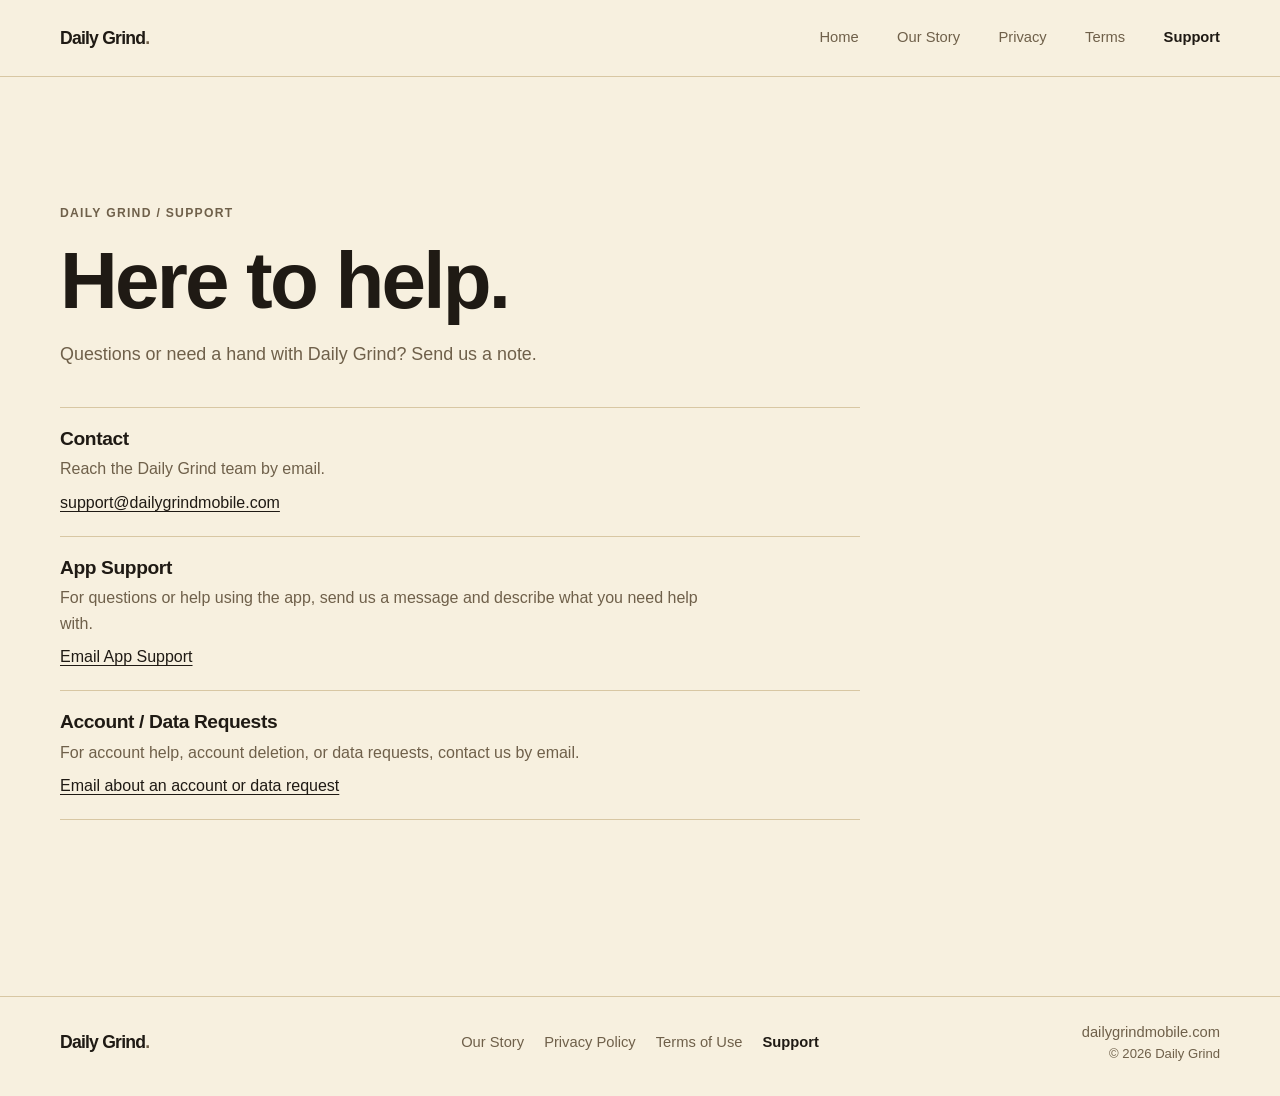
<file: support.html>
<!doctype html>
<html lang="en">
<head>
  <meta charset="utf-8"><meta name="viewport" content="width=device-width, initial-scale=1">
  <title>Support — Daily Grind</title>
  <meta name="description" content="Get support for Daily Grind."><meta name="theme-color" content="#F7F0DF">
  <link rel="canonical" href="https://dailygrindmobile.com/support.html">
  <meta property="og:type" content="website"><meta property="og:site_name" content="Daily Grind"><meta property="og:title" content="Support — Daily Grind"><meta property="og:description" content="Get support for Daily Grind."><meta property="og:url" content="https://dailygrindmobile.com/support.html"><meta property="og:image" content="https://dailygrindmobile.com/assets/daily-grind-worksheet.png"><meta name="twitter:card" content="summary_large_image">
  <link rel="icon" type="image/png" sizes="1024x1024" href="assets/daily-grind-app-icon.png">
  <link rel="stylesheet" href="styles.css">
</head>
<body>
  <a class="skip-link" href="#main">Skip to content</a>
  <header class="site-header"><div class="header-inner"><a class="wordmark" href="index.html">Daily Grind<span class="wordmark-period">.</span></a><nav class="desktop-nav" aria-label="Main navigation"><a href="index.html">Home</a><a href="story.html">Our Story</a><a href="privacy.html">Privacy</a><a href="terms.html">Terms</a><a href="support.html" aria-current="page">Support</a></nav><details class="mobile-menu"><summary aria-label="Open navigation menu">Menu</summary><nav aria-label="Mobile navigation"><a href="index.html">Home</a><a href="story.html">Our Story</a><a href="privacy.html">Privacy Policy</a><a href="terms.html">Terms of Use</a><a href="support.html" aria-current="page">Support</a></nav></details></div></header>
  <main id="main" class="support-main section-wrap">
    <p class="eyebrow">Daily Grind / Support</p><h1>Here to help.</h1><p class="page-lede">Questions or need a hand with Daily Grind? Send us a note.</p>
    <div class="support-sections">
      <section class="support-section" aria-labelledby="support-contact-title">
        <h2 id="support-contact-title">Contact</h2>
        <p>Reach the Daily Grind team by email.</p>
        <a href="mailto:support@dailygrindmobile.com">support@dailygrindmobile.com</a>
      </section>
      <section class="support-section" aria-labelledby="app-support-title">
        <h2 id="app-support-title">App Support</h2>
        <p>For questions or help using the app, send us a message and describe what you need help with.</p>
        <a href="mailto:support@dailygrindmobile.com?subject=Daily%20Grind%20App%20Support">Email App Support</a>
      </section>
      <section class="support-section" aria-labelledby="account-requests-title">
        <h2 id="account-requests-title">Account / Data Requests</h2>
        <p>For account help, account deletion, or data requests, contact us by email.</p>
        <a href="mailto:support@dailygrindmobile.com?subject=Daily%20Grind%20Account%20or%20Data%20Request">Email about an account or data request</a>
      </section>
    </div>
  </main>
  <footer class="site-footer"><div class="footer-inner"><a class="wordmark" href="index.html">Daily Grind<span class="wordmark-period">.</span></a><nav aria-label="Footer navigation"><a href="story.html">Our Story</a><a href="privacy.html">Privacy Policy</a><a href="terms.html">Terms of Use</a><a href="support.html" aria-current="page">Support</a></nav><div class="footer-meta"><a href="https://dailygrindmobile.com">dailygrindmobile.com</a><span>© 2026 Daily Grind</span></div></div></footer>
</body>
</html>
</file>
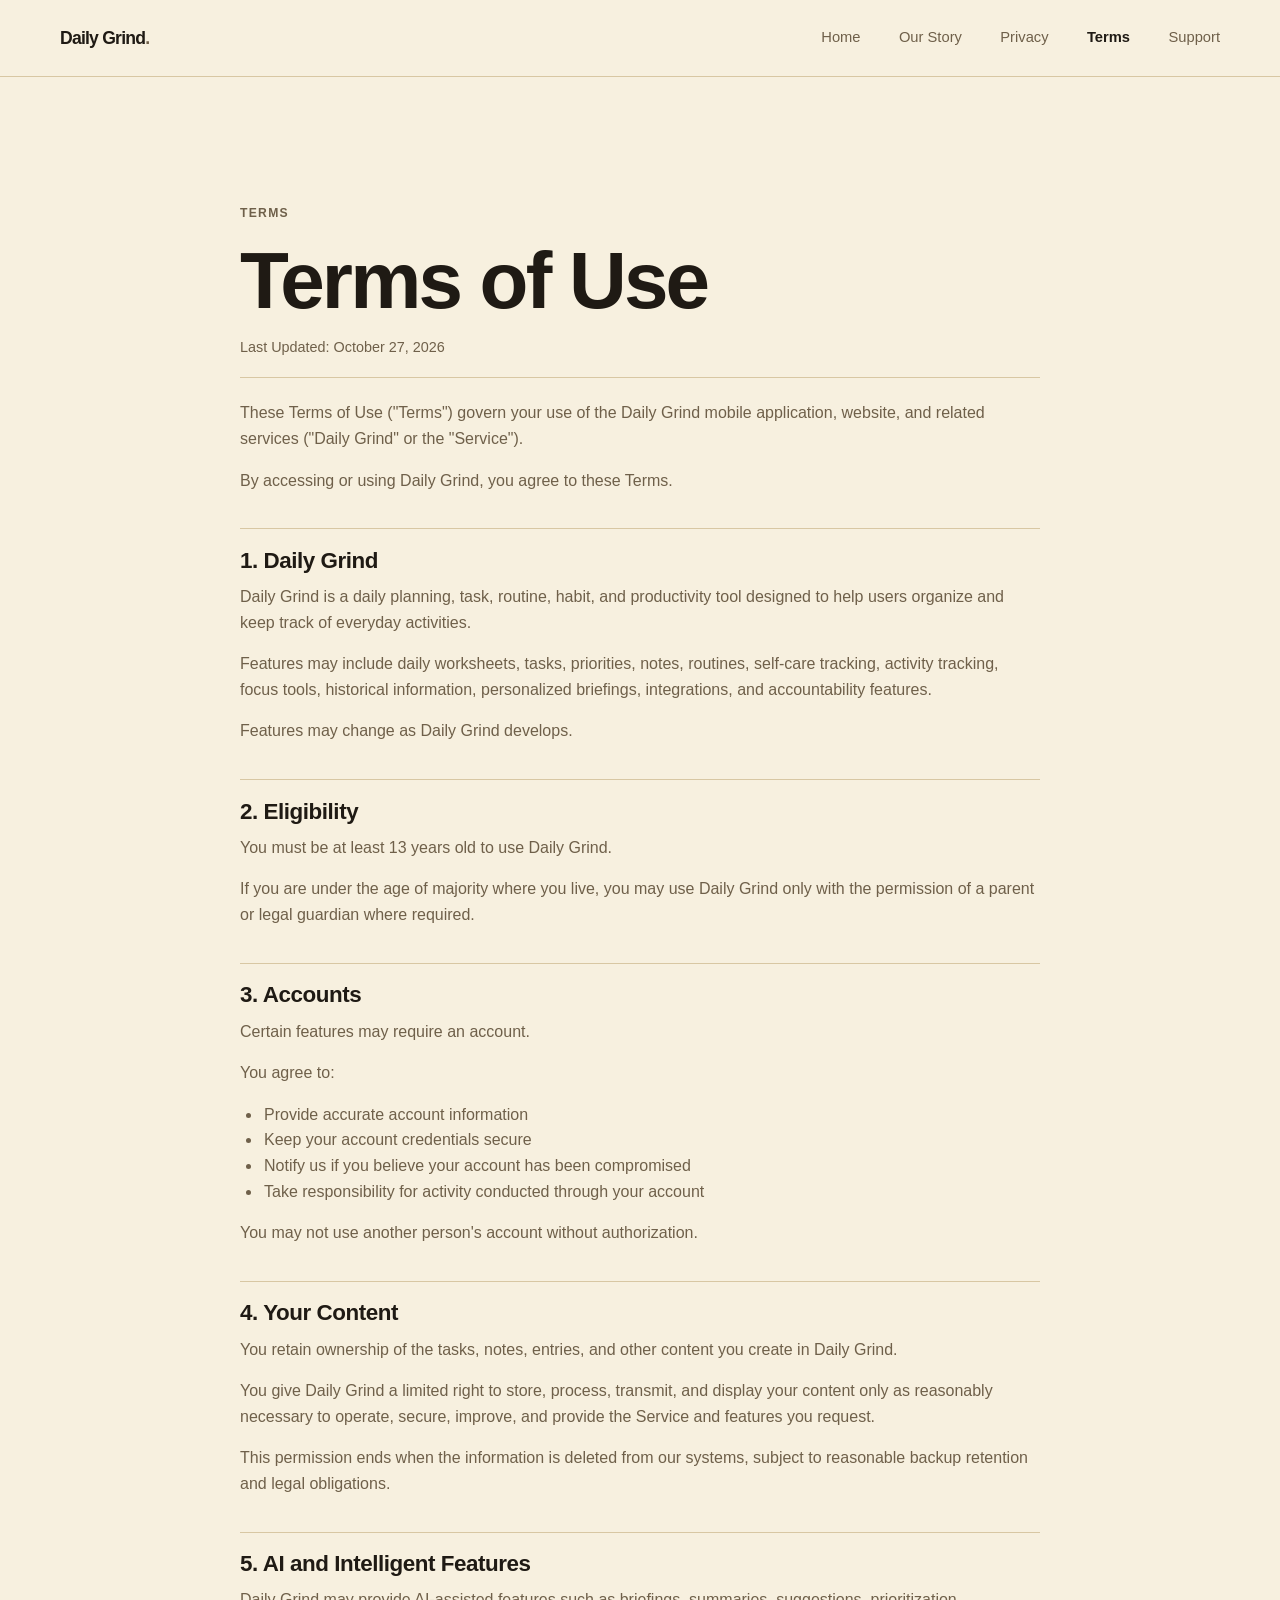
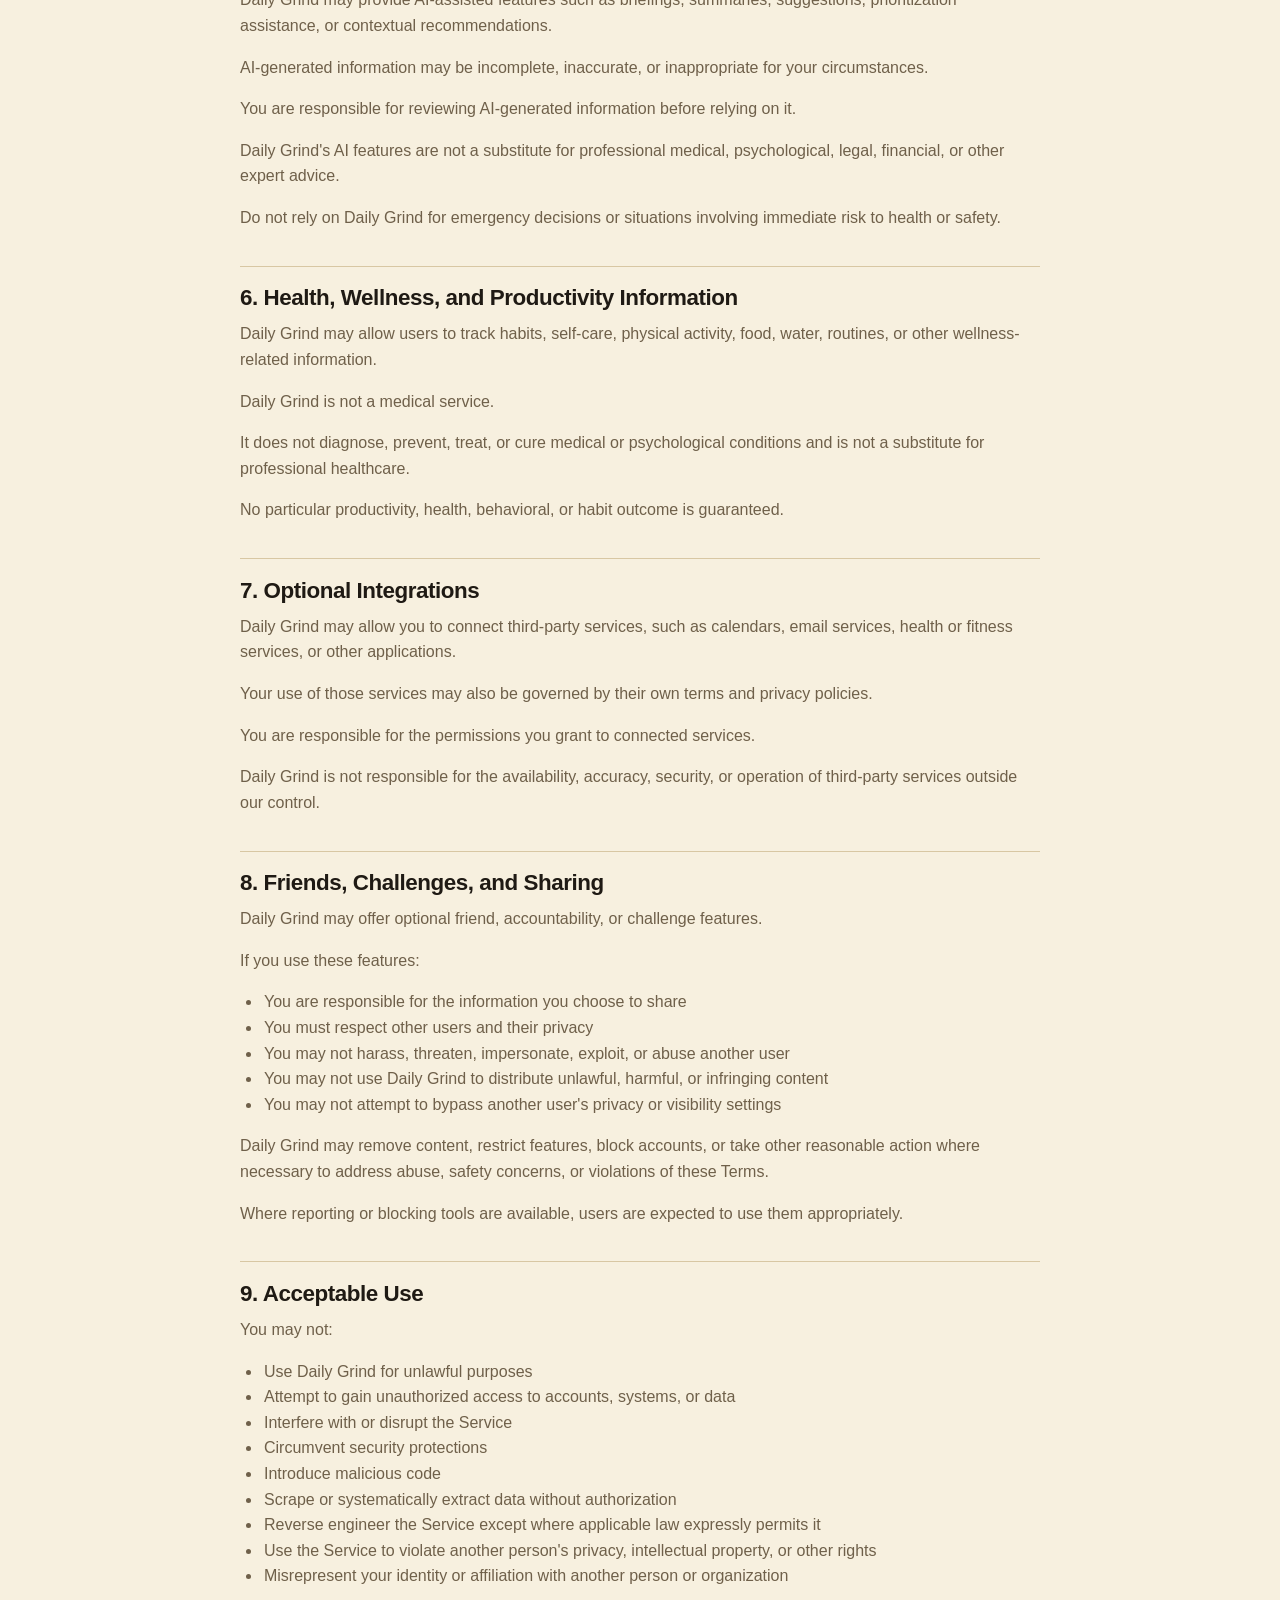
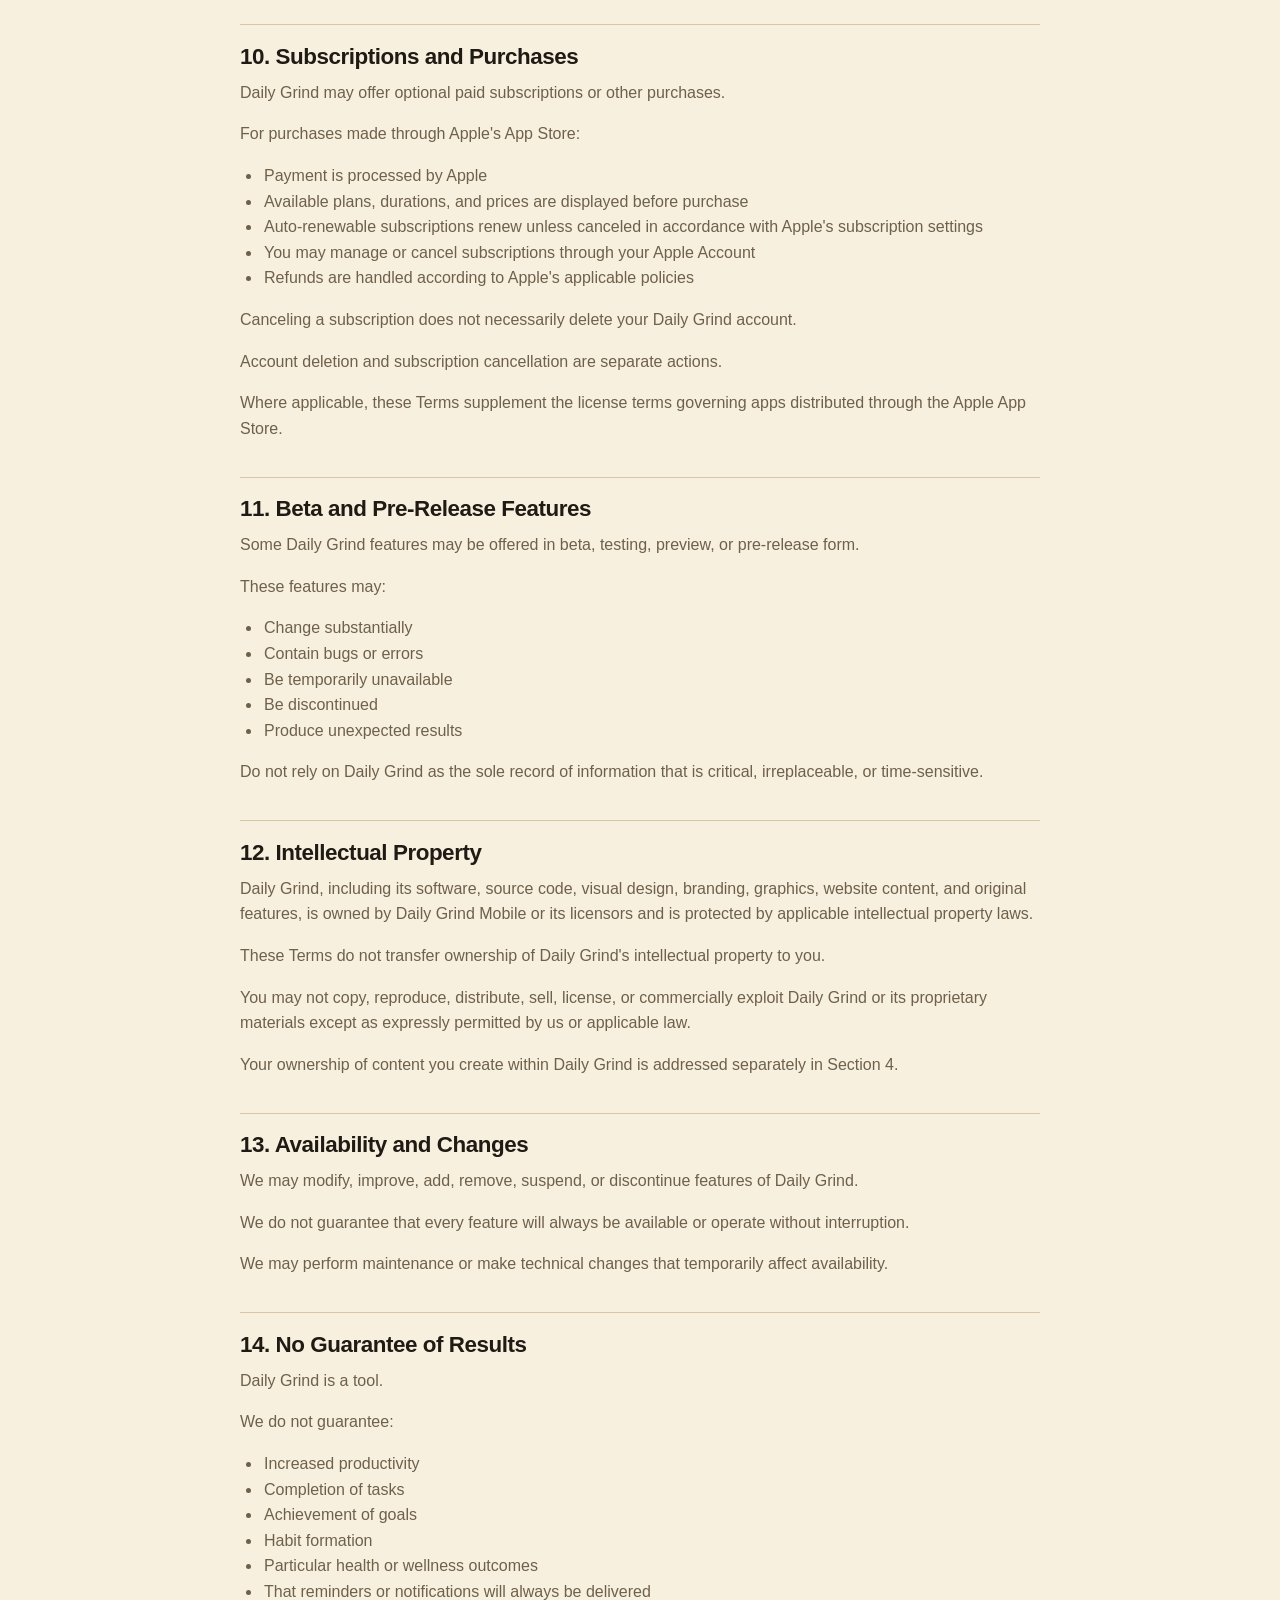
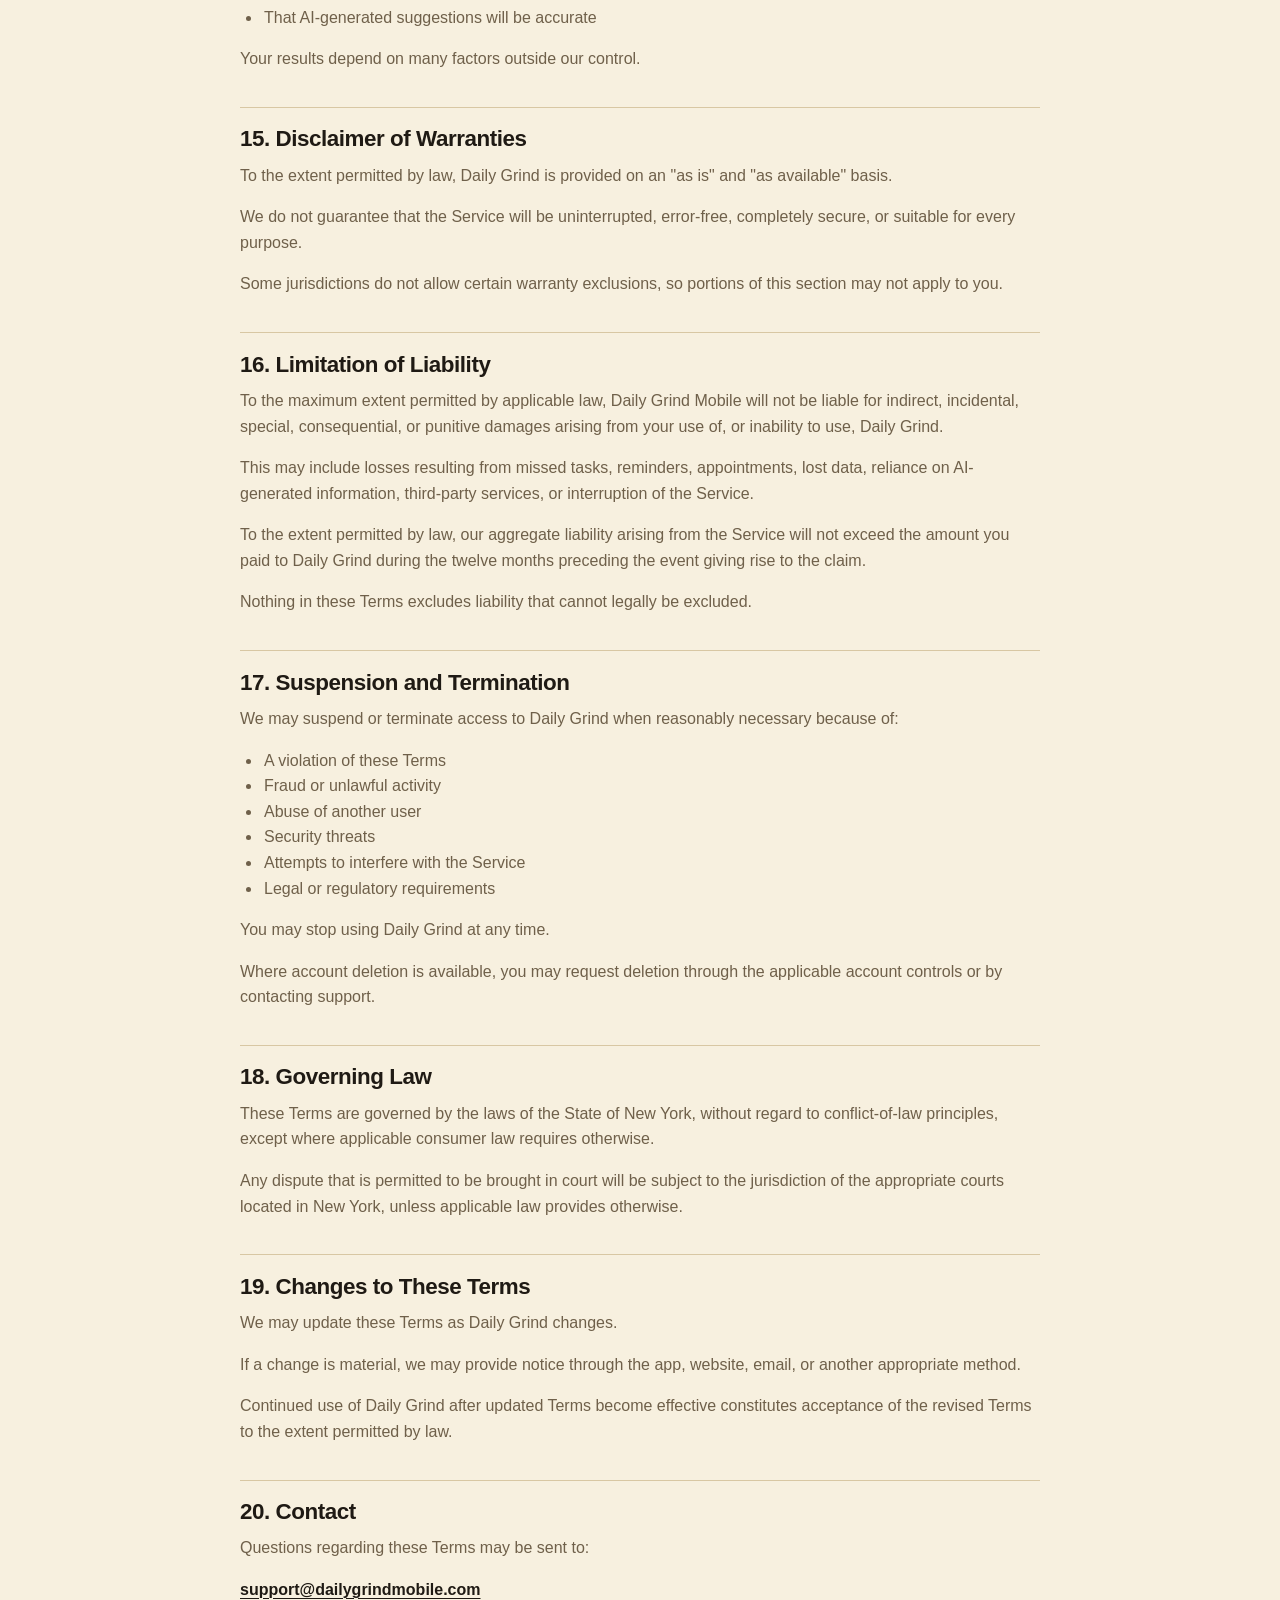
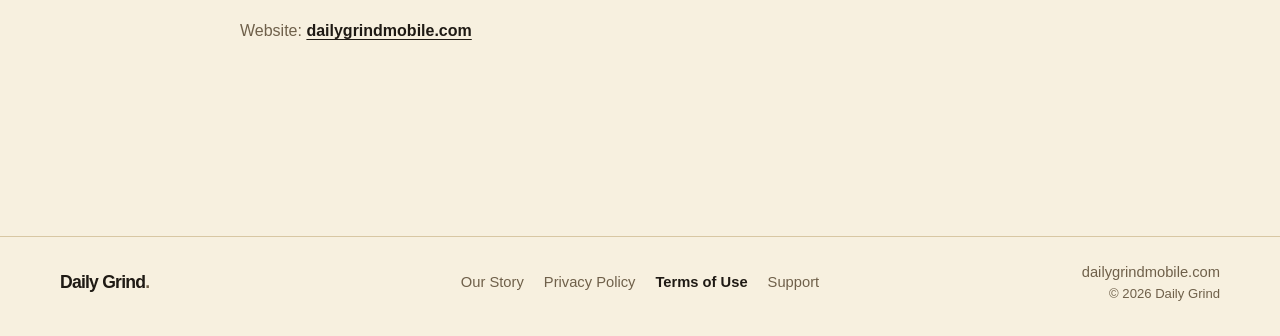
<file: terms.html>
<!doctype html>
<html lang="en"><head>
  <meta charset="utf-8"><meta name="viewport" content="width=device-width, initial-scale=1">
  <title>Terms of Use — Daily Grind</title><meta name="description" content="Terms governing the use of the Daily Grind mobile application, website, and related services."><meta name="theme-color" content="#F7F0DF">
  <link rel="canonical" href="https://dailygrindmobile.com/terms.html">
  <meta property="og:type" content="website"><meta property="og:site_name" content="Daily Grind"><meta property="og:title" content="Terms of Use — Daily Grind"><meta property="og:description" content="Terms governing the use of the Daily Grind mobile application, website, and related services."><meta property="og:url" content="https://dailygrindmobile.com/terms.html"><meta property="og:image" content="https://dailygrindmobile.com/assets/daily-grind-worksheet.png"><meta name="twitter:card" content="summary_large_image">
  <link rel="icon" type="image/png" sizes="1024x1024" href="assets/daily-grind-app-icon.png"><link rel="apple-touch-icon" href="assets/daily-grind-app-icon.png"><link rel="stylesheet" href="styles.css">
</head><body>
  <a class="skip-link" href="#main">Skip to content</a>
  <header class="site-header"><div class="header-inner">
    <a class="wordmark" href="index.html" aria-label="Daily Grind home">Daily Grind<span class="wordmark-period">.</span></a>
    <nav class="desktop-nav" aria-label="Main navigation"><a href="index.html">Home</a><a href="story.html">Our Story</a><a href="privacy.html">Privacy</a><a href="terms.html" aria-current="page">Terms</a><a href="support.html">Support</a></nav>
    <details class="mobile-menu"><summary aria-label="Open navigation menu">Menu</summary><nav aria-label="Mobile navigation"><a href="index.html">Home</a><a href="story.html">Our Story</a><a href="privacy.html">Privacy Policy</a><a href="terms.html" aria-current="page">Terms of Use</a><a href="support.html">Support</a></nav></details>
  </div></header>
  <main id="main" class="legal-main section-wrap"><div class="legal-header">
    <p class="eyebrow">TERMS</p><h1>Terms of Use</h1><p class="legal-updated">Last Updated: October 27, 2026</p>
  </div><article class="legal-copy" aria-label="Terms of Use">
        <p>These Terms of Use ("Terms") govern your use of the Daily Grind mobile application, website, and related services ("Daily Grind" or the "Service").</p>
        <p>By accessing or using Daily Grind, you agree to these Terms.</p>
        <h2>1. Daily Grind</h2>
        <p>Daily Grind is a daily planning, task, routine, habit, and productivity tool designed to help users organize and keep track of everyday activities.</p>
        <p>Features may include daily worksheets, tasks, priorities, notes, routines, self-care tracking, activity tracking, focus tools, historical information, personalized briefings, integrations, and accountability features.</p>
        <p>Features may change as Daily Grind develops.</p>
        <h2>2. Eligibility</h2>
        <p>You must be at least 13 years old to use Daily Grind.</p>
        <p>If you are under the age of majority where you live, you may use Daily Grind only with the permission of a parent or legal guardian where required.</p>
        <h2>3. Accounts</h2>
        <p>Certain features may require an account.</p>
        <p>You agree to:</p>
        <ul>
        <li>Provide accurate account information</li>
        <li>Keep your account credentials secure</li>
        <li>Notify us if you believe your account has been compromised</li>
        <li>Take responsibility for activity conducted through your account</li>
        </ul>
        <p>You may not use another person's account without authorization.</p>
        <h2>4. Your Content</h2>
        <p>You retain ownership of the tasks, notes, entries, and other content you create in Daily Grind.</p>
        <p>You give Daily Grind a limited right to store, process, transmit, and display your content only as reasonably necessary to operate, secure, improve, and provide the Service and features you request.</p>
        <p>This permission ends when the information is deleted from our systems, subject to reasonable backup retention and legal obligations.</p>
        <h2>5. AI and Intelligent Features</h2>
        <p>Daily Grind may provide AI-assisted features such as briefings, summaries, suggestions, prioritization assistance, or contextual recommendations.</p>
        <p>AI-generated information may be incomplete, inaccurate, or inappropriate for your circumstances.</p>
        <p>You are responsible for reviewing AI-generated information before relying on it.</p>
        <p>Daily Grind's AI features are not a substitute for professional medical, psychological, legal, financial, or other expert advice.</p>
        <p>Do not rely on Daily Grind for emergency decisions or situations involving immediate risk to health or safety.</p>
        <h2>6. Health, Wellness, and Productivity Information</h2>
        <p>Daily Grind may allow users to track habits, self-care, physical activity, food, water, routines, or other wellness-related information.</p>
        <p>Daily Grind is not a medical service.</p>
        <p>It does not diagnose, prevent, treat, or cure medical or psychological conditions and is not a substitute for professional healthcare.</p>
        <p>No particular productivity, health, behavioral, or habit outcome is guaranteed.</p>
        <h2>7. Optional Integrations</h2>
        <p>Daily Grind may allow you to connect third-party services, such as calendars, email services, health or fitness services, or other applications.</p>
        <p>Your use of those services may also be governed by their own terms and privacy policies.</p>
        <p>You are responsible for the permissions you grant to connected services.</p>
        <p>Daily Grind is not responsible for the availability, accuracy, security, or operation of third-party services outside our control.</p>
        <h2>8. Friends, Challenges, and Sharing</h2>
        <p>Daily Grind may offer optional friend, accountability, or challenge features.</p>
        <p>If you use these features:</p>
        <ul>
        <li>You are responsible for the information you choose to share</li>
        <li>You must respect other users and their privacy</li>
        <li>You may not harass, threaten, impersonate, exploit, or abuse another user</li>
        <li>You may not use Daily Grind to distribute unlawful, harmful, or infringing content</li>
        <li>You may not attempt to bypass another user's privacy or visibility settings</li>
        </ul>
        <p>Daily Grind may remove content, restrict features, block accounts, or take other reasonable action where necessary to address abuse, safety concerns, or violations of these Terms.</p>
        <p>Where reporting or blocking tools are available, users are expected to use them appropriately.</p>
        <h2>9. Acceptable Use</h2>
        <p>You may not:</p>
        <ul>
        <li>Use Daily Grind for unlawful purposes</li>
        <li>Attempt to gain unauthorized access to accounts, systems, or data</li>
        <li>Interfere with or disrupt the Service</li>
        <li>Circumvent security protections</li>
        <li>Introduce malicious code</li>
        <li>Scrape or systematically extract data without authorization</li>
        <li>Reverse engineer the Service except where applicable law expressly permits it</li>
        <li>Use the Service to violate another person's privacy, intellectual property, or other rights</li>
        <li>Misrepresent your identity or affiliation with another person or organization</li>
        </ul>
        <h2>10. Subscriptions and Purchases</h2>
        <p>Daily Grind may offer optional paid subscriptions or other purchases.</p>
        <p>For purchases made through Apple's App Store:</p>
        <ul>
        <li>Payment is processed by Apple</li>
        <li>Available plans, durations, and prices are displayed before purchase</li>
        <li>Auto-renewable subscriptions renew unless canceled in accordance with Apple's subscription settings</li>
        <li>You may manage or cancel subscriptions through your Apple Account</li>
        <li>Refunds are handled according to Apple's applicable policies</li>
        </ul>
        <p>Canceling a subscription does not necessarily delete your Daily Grind account.</p>
        <p>Account deletion and subscription cancellation are separate actions.</p>
        <p>Where applicable, these Terms supplement the license terms governing apps distributed through the Apple App Store.</p>
        <h2>11. Beta and Pre-Release Features</h2>
        <p>Some Daily Grind features may be offered in beta, testing, preview, or pre-release form.</p>
        <p>These features may:</p>
        <ul>
        <li>Change substantially</li>
        <li>Contain bugs or errors</li>
        <li>Be temporarily unavailable</li>
        <li>Be discontinued</li>
        <li>Produce unexpected results</li>
        </ul>
        <p>Do not rely on Daily Grind as the sole record of information that is critical, irreplaceable, or time-sensitive.</p>
        <h2>12. Intellectual Property</h2>
        <p>Daily Grind, including its software, source code, visual design, branding, graphics, website content, and original features, is owned by Daily Grind Mobile or its licensors and is protected by applicable intellectual property laws.</p>
        <p>These Terms do not transfer ownership of Daily Grind's intellectual property to you.</p>
        <p>You may not copy, reproduce, distribute, sell, license, or commercially exploit Daily Grind or its proprietary materials except as expressly permitted by us or applicable law.</p>
        <p>Your ownership of content you create within Daily Grind is addressed separately in Section 4.</p>
        <h2>13. Availability and Changes</h2>
        <p>We may modify, improve, add, remove, suspend, or discontinue features of Daily Grind.</p>
        <p>We do not guarantee that every feature will always be available or operate without interruption.</p>
        <p>We may perform maintenance or make technical changes that temporarily affect availability.</p>
        <h2>14. No Guarantee of Results</h2>
        <p>Daily Grind is a tool.</p>
        <p>We do not guarantee:</p>
        <ul>
        <li>Increased productivity</li>
        <li>Completion of tasks</li>
        <li>Achievement of goals</li>
        <li>Habit formation</li>
        <li>Particular health or wellness outcomes</li>
        <li>That reminders or notifications will always be delivered</li>
        <li>That AI-generated suggestions will be accurate</li>
        </ul>
        <p>Your results depend on many factors outside our control.</p>
        <h2>15. Disclaimer of Warranties</h2>
        <p>To the extent permitted by law, Daily Grind is provided on an "as is" and "as available" basis.</p>
        <p>We do not guarantee that the Service will be uninterrupted, error-free, completely secure, or suitable for every purpose.</p>
        <p>Some jurisdictions do not allow certain warranty exclusions, so portions of this section may not apply to you.</p>
        <h2>16. Limitation of Liability</h2>
        <p>To the maximum extent permitted by applicable law, Daily Grind Mobile will not be liable for indirect, incidental, special, consequential, or punitive damages arising from your use of, or inability to use, Daily Grind.</p>
        <p>This may include losses resulting from missed tasks, reminders, appointments, lost data, reliance on AI-generated information, third-party services, or interruption of the Service.</p>
        <p>To the extent permitted by law, our aggregate liability arising from the Service will not exceed the amount you paid to Daily Grind during the twelve months preceding the event giving rise to the claim.</p>
        <p>Nothing in these Terms excludes liability that cannot legally be excluded.</p>
        <h2>17. Suspension and Termination</h2>
        <p>We may suspend or terminate access to Daily Grind when reasonably necessary because of:</p>
        <ul>
        <li>A violation of these Terms</li>
        <li>Fraud or unlawful activity</li>
        <li>Abuse of another user</li>
        <li>Security threats</li>
        <li>Attempts to interfere with the Service</li>
        <li>Legal or regulatory requirements</li>
        </ul>
        <p>You may stop using Daily Grind at any time.</p>
        <p>Where account deletion is available, you may request deletion through the applicable account controls or by contacting support.</p>
        <h2>18. Governing Law</h2>
        <p>These Terms are governed by the laws of the State of New York, without regard to conflict-of-law principles, except where applicable consumer law requires otherwise.</p>
        <p>Any dispute that is permitted to be brought in court will be subject to the jurisdiction of the appropriate courts located in New York, unless applicable law provides otherwise.</p>
        <h2>19. Changes to These Terms</h2>
        <p>We may update these Terms as Daily Grind changes.</p>
        <p>If a change is material, we may provide notice through the app, website, email, or another appropriate method.</p>
        <p>Continued use of Daily Grind after updated Terms become effective constitutes acceptance of the revised Terms to the extent permitted by law.</p>
        <h2>20. Contact</h2>
        <p>Questions regarding these Terms may be sent to:</p>
        <p><strong><a href="mailto:support@dailygrindmobile.com">support@dailygrindmobile.com</a></strong></p>
        <p>Website: <strong><a href="https://dailygrindmobile.com">dailygrindmobile.com</a></strong></p>
  </article></main>
  <footer class="site-footer"><div class="footer-inner">
    <a class="wordmark" href="index.html">Daily Grind<span class="wordmark-period">.</span></a>
    <nav aria-label="Footer navigation"><a href="story.html">Our Story</a><a href="privacy.html">Privacy Policy</a><a href="terms.html" aria-current="page">Terms of Use</a><a href="support.html">Support</a></nav>
    <div class="footer-meta"><a href="https://dailygrindmobile.com">dailygrindmobile.com</a><span>© 2026 Daily Grind</span></div>
  </div></footer>
</body></html>
</file>
<file: styles.css>
:root {
  color-scheme: light;
  --paper: #F7F0DF;
  --paper-surface: #FFF8E8;
  --paper-secondary: #FAF2E2;
  --ink: #1F1A14;
  --ink-muted: #6F604A;
  --ink-placeholder: #958266;
  --line: #D8C7A3;
  --border: #E3D4B4;
  --underline: #D5C4A3;
  --accent: #373022;
  --space-1: .5rem;
  --space-2: .75rem;
  --space-3: 1rem;
  --space-4: 1.5rem;
  --space-5: 2rem;
  --space-6: 3rem;
  --space-7: 4.5rem;
  --space-8: 6.5rem;
  --content-width: 1160px;
  --radius-small: 6px;
  --radius-medium: 10px;
  --hairline: 1px solid var(--border);
}

* { box-sizing: border-box; }
html { scroll-behavior: smooth; }
body {
  margin: 0;
  background: var(--paper);
  color: var(--ink);
  font-family: -apple-system, BlinkMacSystemFont, "Segoe UI", sans-serif;
  font-size: 16px;
  line-height: 1.6;
  text-rendering: optimizeLegibility;
}
a { color: inherit; text-underline-offset: .2em; }
a:focus-visible, summary:focus-visible { outline: 3px solid #63543d; outline-offset: 4px; border-radius: 3px; }
img { display: block; max-width: 100%; }
.skip-link { position: absolute; top: -4rem; left: 1rem; z-index: 5; padding: .6rem 1rem; background: var(--paper-surface); border: var(--hairline); }
.skip-link:focus { top: 1rem; }
.section-wrap, .header-inner, .footer-inner { width: min(var(--content-width), calc(100% - 3rem)); margin-inline: auto; }
.site-header { position: relative; z-index: 2; border-bottom: 1px solid var(--line); }
.header-inner { min-height: 76px; display: flex; align-items: center; justify-content: space-between; gap: 2rem; }
.wordmark { color: var(--ink); font-size: 1.1rem; font-weight: 800; letter-spacing: -.045em; text-decoration: none; white-space: nowrap; }
.wordmark-period { color: var(--ink-muted); }
.desktop-nav { display: flex; align-items: center; gap: clamp(1.1rem, 3vw, 2.5rem); }
.desktop-nav a, .site-footer nav a, .footer-meta a { color: var(--ink-muted); font-size: .92rem; text-decoration: none; }
.desktop-nav a:hover, .site-footer a:hover { color: var(--ink); text-decoration: underline; text-underline-offset: .25em; }
.desktop-nav [aria-current="page"], .site-footer [aria-current="page"] { color: var(--ink); font-weight: 650; }
.mobile-menu { display: none; position: relative; }
.mobile-menu summary { cursor: pointer; list-style: none; border: 1px solid var(--line); border-radius: var(--radius-small); padding: .35rem .7rem; font-size: .9rem; }
.mobile-menu summary::-webkit-details-marker { display: none; }
.mobile-menu nav { position: absolute; right: 0; top: calc(100% + .5rem); min-width: 190px; padding: .4rem; background: var(--paper-surface); border: var(--hairline); border-radius: var(--radius-small); }
.mobile-menu nav a { display: block; padding: .55rem .7rem; color: var(--ink-muted); text-decoration: none; }
.mobile-menu nav a:hover { color: var(--ink); background: var(--paper-secondary); }
.eyebrow { margin: 0 0 .85rem; color: var(--ink-muted); font-size: .76rem; font-weight: 700; letter-spacing: .105em; line-height: 1.4; text-transform: uppercase; }
h1, h2, h3, p, figure { margin-top: 0; }
h1, h2, h3 { color: var(--ink); line-height: 1.12; letter-spacing: -.035em; }
h1 { margin-bottom: .55rem; font-size: clamp(3.2rem, 7.5vw, 6.5rem); font-weight: 800; }
h2 { margin-bottom: 0; font-size: clamp(2rem, 4.1vw, 3.6rem); font-weight: 740; }
h3 { margin-bottom: .42rem; font-size: 1.17rem; font-weight: 700; letter-spacing: -.02em; }
.hero { display: grid; grid-template-columns: minmax(0, 1.03fr) minmax(300px, .72fr); align-items: center; gap: clamp(3rem, 9vw, 8rem); padding-block: clamp(4.5rem, 9vw, 8rem) var(--space-8); }
.hero-copy { max-width: 590px; }
.hero-app-icon { width: 72px; height: 72px; margin: 0 0 1.2rem; border: 1px solid var(--border); border-radius: 17px; object-fit: cover; }
.hero-tagline { margin: 1.2rem 0 .8rem; font-size: clamp(1.35rem, 2.4vw, 1.9rem); font-weight: 650; letter-spacing: -.025em; line-height: 1.3; }
.hero-description { max-width: 500px; margin-bottom: 1.8rem; color: var(--ink-muted); font-size: 1.1rem; line-height: 1.65; }
.hero-actions { display: flex; flex-wrap: wrap; align-items: center; gap: 1.35rem; }
.button { display: inline-flex; min-height: 48px; align-items: center; justify-content: center; gap: .8rem; padding: .72rem 1.12rem; border: 1px solid var(--accent); border-radius: var(--radius-small); font-weight: 650; text-decoration: none; transition: background-color .15s ease, color .15s ease; }
.button-primary { background: var(--accent); color: var(--paper-surface); }
.button-primary:hover { background: var(--ink); }
.text-link { color: var(--ink-muted); font-size: .94rem; }
.hero-figure { width: min(100%, 368px); justify-self: center; margin-bottom: 0; }
.screenshot-frame { overflow: hidden; border: 1px solid var(--border); border-radius: 28px; background: var(--paper-surface); }
.screenshot-frame img { width: 100%; height: auto; }
.hero-figure figcaption, .gallery-item figcaption { display: flex; flex-direction: column; gap: .05rem; margin-top: .8rem; color: var(--ink-muted); font-size: .83rem; }
.hero-figure figcaption span:first-child, .gallery-item figcaption span:first-child { color: var(--ink); font-weight: 650; }
.why-section { padding-block: var(--space-7); border-top: 1px solid var(--line); border-bottom: 1px solid var(--line); display: grid; grid-template-columns: 1fr 1fr; align-items: start; gap: 2rem 5rem; }
.section-heading { max-width: 650px; }
.section-heading h2 { max-width: 610px; }
.why-copy { max-width: 510px; padding-top: 1.45rem; color: var(--ink-muted); font-size: 1.08rem; }
.why-copy p:first-child { color: var(--ink); font-weight: 650; }
.why-copy p:last-child { margin-bottom: 0; }
.continuity-line { grid-column: 1 / -1; display: flex; align-items: center; gap: 1rem; max-width: 720px; margin-top: 1rem; color: var(--ink-muted); font-size: .8rem; font-weight: 650; }
.continuity-line i { flex: 1; height: 1px; background-image: linear-gradient(to right, var(--line) 50%, transparent 50%); background-size: 9px 1px; }
.how-section, .screens-section { padding-block: var(--space-8); }
.screens-section { padding-bottom: var(--space-4); }
.how-section { padding-top: var(--space-4); border-top: 1px solid var(--line); }
.section-heading-row { display: flex; align-items: end; justify-content: space-between; gap: 2rem; margin-bottom: 2.3rem; }
.section-intro { max-width: 315px; margin: 0 0 .15rem; color: var(--ink-muted); }
.how-steps { display: grid; grid-template-columns: repeat(3, minmax(0, 1fr)); margin: 0; padding: 0; list-style: none; border-block: 1px solid var(--line); }
.how-steps li { display: grid; grid-template-columns: 34px minmax(0, 1fr); gap: .7rem; padding: 1.35rem 1rem; border-right: 1px solid var(--line); }
.how-steps li:first-child { padding-left: .35rem; }
.how-steps li:last-child { padding-right: .35rem; border-right: 0; }
.how-number { color: var(--ink-muted); font-size: .78rem; font-weight: 700; letter-spacing: .08em; }
.how-steps h3 { margin-bottom: .45rem; text-transform: uppercase; font-size: .95rem; letter-spacing: .015em; }
.how-steps p { margin-bottom: 0; color: var(--ink-muted); font-size: .94rem; }
.briefing-section { display: grid; grid-template-columns: minmax(0, 1fr) minmax(280px, .8fr); align-items: center; gap: clamp(2rem, 7vw, 6rem); padding-block: var(--space-7); border-block: 1px solid var(--line); }
.briefing-copy { max-width: 620px; }
.briefing-copy h2 { margin-bottom: 1rem; }
.briefing-copy p:not(.eyebrow) { color: var(--ink-muted); }
.briefing-copy p:last-child { margin-bottom: 0; }
.briefing-flow { margin: 0; padding: 0; list-style: none; border-top: 1px solid var(--line); }
.briefing-flow li { display: grid; grid-template-columns: 38px minmax(0, 1fr); gap: 1rem; align-items: start; padding: 1rem .2rem; border-bottom: 1px solid var(--line); }
.briefing-index { padding-top: .1rem; color: var(--ink-muted); font-size: .78rem; font-weight: 700; letter-spacing: .08em; }
.briefing-flow strong, .briefing-flow small { display: block; }
.briefing-flow small { margin-top: .15rem; color: var(--ink-muted); font-size: .9rem; }
.workbook-section { display: grid; grid-template-columns: minmax(0, .78fr) minmax(0, 1fr); align-items: center; gap: clamp(2rem, 7vw, 6rem); padding-block: 0 var(--space-8); }
.workbook-image { width: min(100%, 420px); margin: 0; }
.workbook-copy { max-width: 540px; }
.workbook-copy h2 { margin-bottom: 1rem; }
.workbook-copy > p:last-child { margin-bottom: 0; color: var(--ink-muted); font-size: 1.05rem; }
.workbook-copy .origin-line { margin-top: 1rem; color: var(--ink-muted); font-size: .9rem; font-style: italic; }
.screenshot-gallery { display: grid; grid-template-columns: repeat(3, minmax(0, 1fr)); align-items: start; gap: clamp(1.25rem, 3vw, 2.5rem); }
.gallery-item { width: min(100%, 390px); justify-self: center; margin: 0; }
.gallery-item-widget { grid-column: 2; }
.gallery-item-tall { justify-self: center; }
.gallery-item-main { width: min(100%, 430px); justify-self: center; }
.gallery-item-paper { width: 100%; padding-top: 2.5rem; }
.paper-frame { overflow: hidden; border: 1px solid var(--border); border-radius: var(--radius-small); background: var(--paper-surface); }
.paper-frame img { width: 100%; height: auto; }
.closing-cta { padding-block: var(--space-7); border-top: 1px dashed var(--line); border-bottom: 1px dashed var(--line); text-align: center; }
.closing-cta h2 { max-width: 800px; margin: 0 auto .85rem; }
.closing-cta > p:not(.eyebrow) { margin-bottom: 1.4rem; color: var(--ink-muted); }
.button[hidden], .social-links[hidden] { display: none; }
.faq-section { padding-block: var(--space-7); border-top: 1px solid var(--line); }
.faq-section .section-heading-row { margin-bottom: 1.5rem; }
.faq-list { border-top: 1px solid var(--line); }
.faq-list details { border-bottom: 1px solid var(--line); }
.faq-list summary { position: relative; cursor: pointer; padding: 1rem 2rem 1rem 0; font-weight: 650; list-style: none; }
.faq-list summary::-webkit-details-marker { display: none; }
.faq-list summary::after { position: absolute; right: .15rem; color: var(--ink-muted); content: "+"; font-size: 1.2rem; line-height: 1.25; }
.faq-list details[open] summary::after { content: "−"; }
.faq-list details p { max-width: 680px; margin: 0; padding: 0 2rem 1rem 0; color: var(--ink-muted); }
.faq-list a { color: var(--ink); }
.site-footer { margin-top: var(--space-7); border-top: 1px solid var(--line); }
.footer-inner { display: grid; grid-template-columns: 1fr auto 1fr; align-items: center; gap: 1.4rem; padding-block: 1.5rem 2rem; }
.site-footer nav { display: flex; flex-wrap: wrap; justify-content: center; gap: 1.25rem; }
.footer-meta { display: flex; flex-direction: column; align-items: end; color: var(--ink-muted); font-size: .82rem; line-height: 1.55; }
.legal-main, .support-main { min-height: 60vh; padding-block: clamp(4.5rem, 10vw, 8rem) var(--space-8); }
.legal-main h1, .support-main h1 { max-width: 880px; margin-bottom: .9rem; font-size: clamp(2.8rem, 6.4vw, 5rem); }
.legal-updated { margin-bottom: 1.4rem; color: var(--ink-muted); font-size: .9rem; }
.legal-copy { max-width: 800px; }
.legal-copy h2 { margin: 2.2rem 0 .7rem; font-size: 1.4rem; letter-spacing: -.02em; }
.legal-copy h3 { margin: 1.25rem 0 .45rem; font-size: 1.05rem; letter-spacing: -.01em; }
.legal-copy p, .legal-copy li { color: var(--ink-muted); }
.legal-copy ul { margin: .45rem 0 1rem; padding-left: 1.35rem; }
.legal-copy li { padding-left: .15rem; }
.legal-copy a { color: var(--ink); }
.page-lede { max-width: 650px; margin-bottom: 2.4rem; color: var(--ink-muted); font-size: 1.12rem; }
.legal-placeholder { max-width: 800px; padding: 1.2rem 1.35rem; border: 1px dashed var(--line); border-radius: var(--radius-small); background: var(--paper-surface); }
.legal-placeholder strong { display: block; margin-bottom: .3rem; }
.legal-placeholder p { margin-bottom: 0; color: var(--ink-muted); }
.legal-contact { margin-top: 1.5rem; color: var(--ink-muted); font-size: .94rem; }
.legal-contact a { color: var(--ink); }
.support-contact { display: flex; flex-direction: column; align-items: flex-start; gap: .3rem; padding: 1.15rem 0; border-top: 1px solid var(--line); border-bottom: 1px solid var(--line); }
.support-label { color: var(--ink-muted); font-size: .79rem; font-weight: 700; letter-spacing: .09em; text-transform: uppercase; }
.support-contact a { font-size: clamp(1.15rem, 3vw, 1.65rem); font-weight: 650; text-decoration-thickness: 1px; }
.support-sections { max-width: 800px; border-top: 1px solid var(--line); }
.support-section { padding: 1.25rem 0; border-bottom: 1px solid var(--line); }
.support-section h2 { margin-bottom: .45rem; font-size: 1.2rem; letter-spacing: -.02em; }
.support-section p { max-width: 650px; margin-bottom: .5rem; color: var(--ink-muted); }
.support-section a { text-decoration-thickness: 1px; }
.story-main { padding-block: clamp(3.5rem, 8vw, 6.5rem) var(--space-7); }
.story-intro { display: grid; grid-template-columns: minmax(0, 1fr) minmax(280px, .82fr); align-items: center; gap: clamp(2rem, 7vw, 6rem); margin-bottom: var(--space-7); }
.story-title h1 { max-width: 650px; margin-bottom: 0; font-size: clamp(3rem, 6.8vw, 5.6rem); }
.story-origin-figure { width: min(100%, 440px); justify-self: end; margin: 0; }
.story-origin-figure img { width: 100%; height: auto; border: 1px solid var(--border); border-radius: var(--radius-small); background: var(--paper-surface); }
.story-origin-figure figcaption { margin-top: .65rem; color: var(--ink-muted); font-size: .85rem; }
.story-copy { max-width: 760px; }
.story-copy p { margin-bottom: 1.25rem; color: var(--ink-muted); font-size: 1.08rem; }
.story-copy p:last-child { margin-bottom: 0; }
.story-progression { margin-top: var(--space-7); }
.story-progression-heading { margin-bottom: 1.2rem; }
.story-progression-heading h2 { margin-bottom: 0; }
.story-timeline { margin: 0; padding: 0; list-style: none; border-top: 1px solid var(--line); }
.story-step { display: grid; grid-template-columns: 125px minmax(0, 1fr) 100px; gap: 1.25rem; align-items: center; min-height: 86px; padding: 1rem .2rem; border-bottom: 1px solid var(--line); }
.story-stage { color: var(--ink-muted); font-size: .78rem; font-weight: 700; letter-spacing: .1em; text-transform: uppercase; }
.story-step p { margin: 0; color: var(--ink-muted); }
.story-step-copy { display: grid; gap: .25rem; }
.story-image-caption { color: var(--ink-placeholder); font-size: .78rem; }
.story-step-image { justify-self: center; max-width: 100%; max-height: 170px; object-fit: contain; border: 1px solid var(--border); border-radius: 3px; background: var(--paper-surface); }
.story-fridge-image { width: 100px; }
.story-worksheet-image { width: 78px; }
.story-workbook-image { width: 100px; }
.story-app-image { width: 60px; }
.story-cta { margin-top: var(--space-7); }
@media (max-width: 760px) {
  .section-wrap, .header-inner, .footer-inner { width: min(var(--content-width), calc(100% - 2rem)); }
  .header-inner { min-height: 66px; }
  .desktop-nav { display: none; }
  .mobile-menu { display: block; }
  .hero { grid-template-columns: 1fr; gap: 2.5rem; padding-block: 4rem 4.5rem; }
  .hero-copy { max-width: 620px; }
  .hero-figure { width: min(75%, 330px); }
  .why-section { grid-template-columns: 1fr; gap: .7rem; padding-block: 3.5rem; }
  .why-copy { padding-top: 0; }
  .continuity-line { grid-column: 1; margin-top: 1.2rem; }
  .briefing-section { grid-template-columns: 1fr; gap: 1.5rem; padding-block: 3.5rem; }
  .how-section, .screens-section { padding-block: 4.5rem; }
  .screens-section { padding-bottom: var(--space-4); }
  .how-section { padding-top: var(--space-4); }
  .story-main { padding-block: 3.5rem 4.5rem; }
  .story-intro { grid-template-columns: 1fr; gap: 1.8rem; margin-bottom: 3.5rem; }
  .story-title h1 { font-size: clamp(2.8rem, 11vw, 4.2rem); }
  .story-origin-figure { width: min(100%, 400px); justify-self: start; }
  .story-step { grid-template-columns: 78px minmax(0, 1fr) 70px; gap: .65rem; padding-inline: 0; }
  .story-step-image { max-height: 145px; }
  .story-fridge-image, .story-workbook-image { width: 76px; }
  .story-worksheet-image { width: 66px; }
  .story-app-image { width: 48px; }
  .story-cta { margin-top: 3.5rem; }
  .section-heading-row { align-items: start; flex-direction: column; gap: .8rem; margin-bottom: 1.7rem; }
  .section-intro { max-width: 520px; }
  .how-steps { grid-template-columns: 1fr; }
  .how-steps li, .how-steps li:first-child, .how-steps li:last-child { grid-template-columns: 34px minmax(0, 1fr); padding: 1.05rem .35rem; border-right: 0; border-bottom: 1px solid var(--line); }
  .how-steps li:last-child { border-bottom: 0; }
  .workbook-section { grid-template-columns: 1fr; gap: 1.5rem; padding-bottom: 4.5rem; }
  .workbook-image { width: min(82%, 360px); justify-self: center; }
  .screenshot-gallery { grid-template-columns: 1fr; gap: 2rem; }
  .gallery-item-widget { grid-column: 1; }
  .gallery-item, .gallery-item-tall { width: min(100%, 345px); justify-self: center; }
  .gallery-item-paper { padding-top: 0; }
  .footer-inner { grid-template-columns: 1fr auto; align-items: start; }
  .site-footer nav { grid-column: 1 / -1; grid-row: 2; justify-content: start; }
  .footer-meta { grid-column: 2; grid-row: 1; }
  .legal-main, .support-main { min-height: 58vh; padding-block: 4.5rem 5rem; }
}
@media (max-width: 440px) {
  .hero-figure { width: min(84%, 305px); }
  .footer-inner { grid-template-columns: 1fr; gap: .8rem; }
  .footer-meta { grid-column: 1; grid-row: auto; align-items: start; }
  .site-footer nav { grid-column: 1; grid-row: auto; justify-content: start; gap: .8rem 1.1rem; }
}
@media (prefers-reduced-motion: reduce) {
  html { scroll-behavior: auto; }
  *, *::before, *::after { transition-duration: .01ms !important; }
}

/* Legal pages use the same centered paper-like reading column. */
.legal-header, .legal-copy { max-width: 800px; margin-inline: auto; }
.legal-header h1 { margin-bottom: .7rem; }
.legal-updated { padding-bottom: 1.1rem; border-bottom: 1px solid var(--line); }
.legal-copy > h2:not(:first-child) { padding-top: 1.15rem; border-top: 1px solid var(--line); }
.legal-copy a { text-decoration-thickness: 1px; }
@media (max-width: 760px) {
  .legal-header, .legal-copy { max-width: 100%; }
}
</file>
